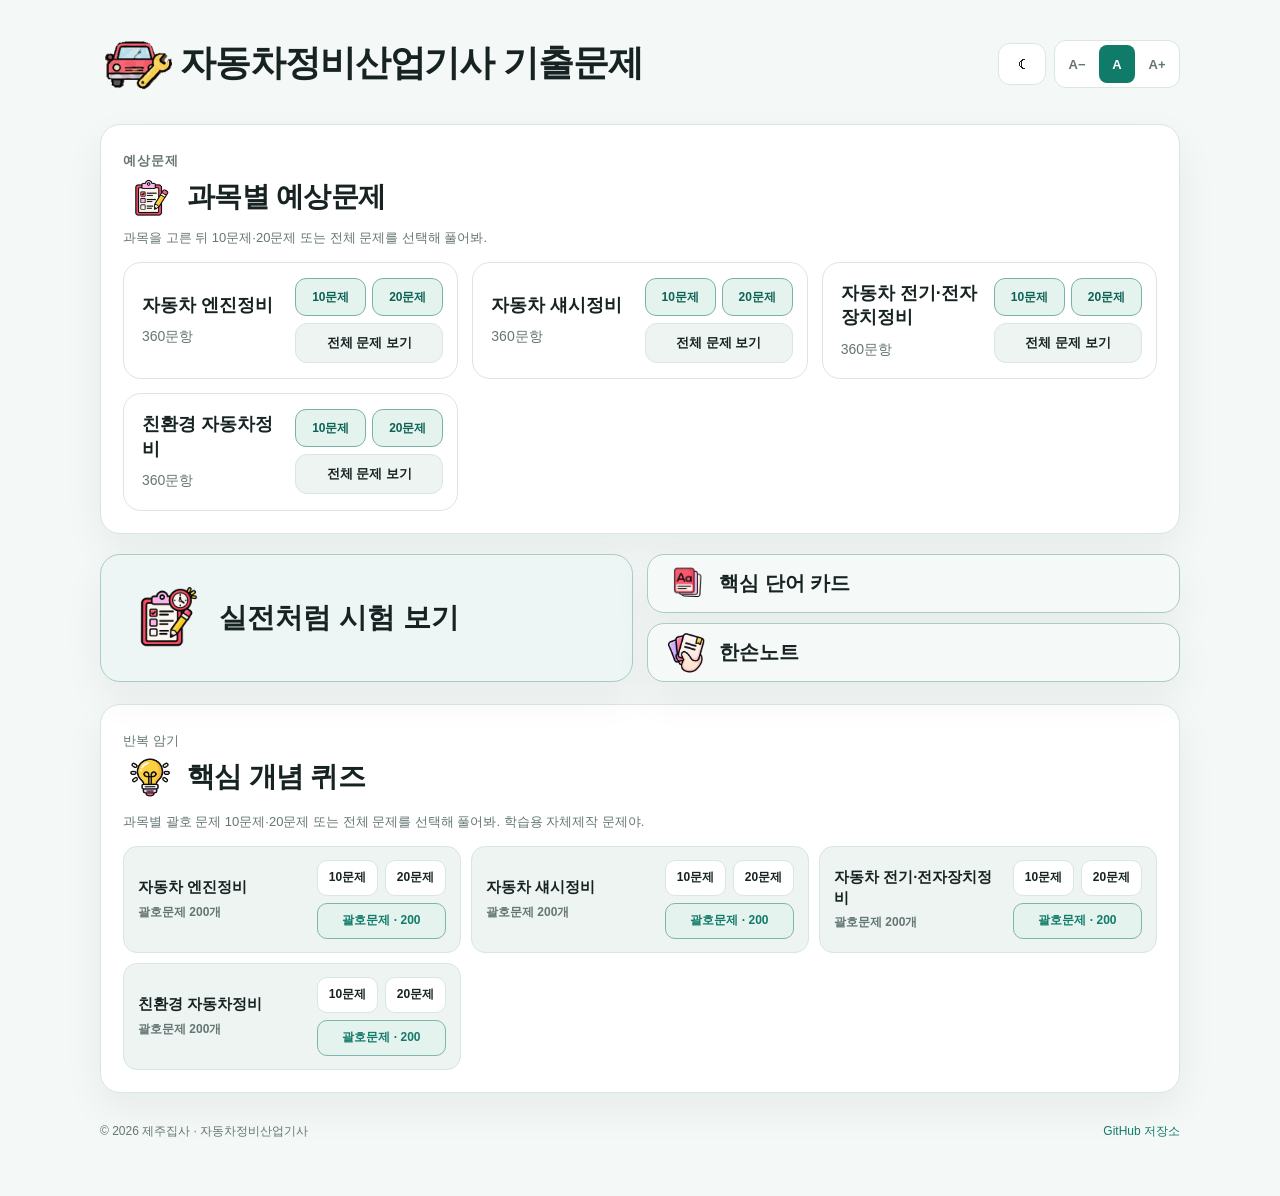
<file: index.html>
<!doctype html>
<html lang="ko">
<head>
  <meta charset="utf-8">
  <meta name="viewport" content="width=device-width,initial-scale=1">
  <meta name="theme-color" content="#f4f8f7">
  <meta name="description" content="자동차정비산업기사 필기 연습. 과목별 객관식 문제풀이, 오답 복습, 실전 시험과 핵심 개념 퀴즈.">
  <title>자동차정비산업기사 기출·예상문제</title>
  <link rel="icon" type="image/png" href="assets/automotive-icon.png">
  <link rel="stylesheet" href="styles.css?v=1.2.5">
  <link rel="stylesheet" href="assets/home-nav.css?v=1">
</head>
<body>
  <main class="app-shell" id="app">
    <header class="topbar">
      <div class="topbar-title-wrap">
        <h1 id="headerTitle"><span id="headerTitleText"><span class="header-title-main">자동차정비산업기사</span> <span class="header-title-sub">기출문제</span></span></h1>
      </div>
      <div class="topbar-actions">
        <button id="themeToggleBtn" class="theme-toggle-btn" type="button" title="다크모드 전환" aria-label="다크모드 전환">☾</button>
        <div class="reading-size-control" role="group" aria-label="글자 크기">
          <button class="reading-size-btn" data-reading-size="small" type="button" aria-label="작게">A−</button>
          <button class="reading-size-btn" data-reading-size="normal" type="button" aria-label="보통">A</button>
          <button class="reading-size-btn" data-reading-size="large" type="button" aria-label="크게">A+</button>
        </div>
        <button id="homeBtn" class="secondary-btn hidden unified-home" type="button" title="홈으로" aria-label="홈으로"><svg class="home-icon" viewBox="0 0 24 24" aria-hidden="true" focusable="false"><path d="M3 11.2 12 4l9 7.2"/><path d="M5.5 10.5V20h13v-9.5"/><path d="M9.5 20v-6h5v6"/></svg></button>
      </div>
    </header>

    <section id="homeView" class="view">
      <section class="past-exam-home-section" aria-labelledby="homeSubjectTitle">
        <div class="past-exam-home-head">
          <div>
            <p class="past-exam-eyebrow">예상문제</p>
            <h2 id="homeSubjectTitle"><img class="section-heading-icon" src="assets/gichul-icon.png" alt="" aria-hidden="true" width="42" height="42">과목별 예상문제</h2>
            <p>과목을 고른 뒤 10문제·20문제 또는 전체 문제를 선택해 풀어봐.</p>
          </div>
        </div>
        <p id="bankLoadStatus" class="track-summary" role="status">과목별 JSON 문제은행을 불러오는 중이야.</p>
        <div class="home-actions hidden" id="resumeExamPanel"><button id="resumeExamBtn" class="primary-btn" type="button">저장된 시험 이어 풀기</button><button id="discardExamBtn" class="secondary-btn" type="button">저장된 시험 삭제</button><p id="resumeExamInfo" class="helper" role="status"></p></div>
        <div class="subject-grid" id="subjectGrid" aria-live="polite"></div>
      </section>

      <div class="home-feature-grid" aria-label="학습 메뉴">
        <button id="examEntryBtn" class="feature-card exam-entry-card exam-entry-card-button home-feature-card home-exam-card" type="button">
          <img class="feature-icon exam-entry-icon" src="assets/exam-icon.png" alt="" aria-hidden="true" width="72" height="72"><span>실전처럼 시험 보기</span>
        </button>
        <div class="home-feature-stack">
          <a id="coreCardEntryBtn" class="feature-card exam-entry-card exam-entry-card-button home-feature-card core-card-entry-button" href="core-cards/index.html">
            <img class="feature-icon exam-entry-icon" src="assets/core-card-icon.png" alt="" aria-hidden="true" width="42" height="42"><span>핵심 단어 카드</span>
          </a>
          <a id="handNoteEntryBtn" class="feature-card exam-entry-card exam-entry-card-button home-feature-card hand-note-entry-button" href="hand-note/index.html">
            <img class="feature-icon exam-entry-icon" src="assets/hand-note-icon.png" alt="" aria-hidden="true" width="42" height="42"><span>한손노트</span>
          </a>
        </div>
      </div>

      <section id="conceptHomeSection" class="word-quiz-home-section" aria-labelledby="conceptHomeTitle">
        <div class="word-quiz-home-head"><div>
          <p class="word-quiz-eyebrow">반복 암기</p>
          <h2 id="conceptHomeTitle"><img class="section-heading-icon" src="assets/concept-quiz-icon.png" alt="" aria-hidden="true" width="42" height="42">핵심 개념 퀴즈</h2>
          <p>과목별 괄호 문제 10문제·20문제 또는 전체 문제를 선택해 풀어봐. 학습용 자체제작 문제야.</p>
        </div></div>
        <div class="concept-grid word-quiz-subject-grid" id="conceptGrid" aria-live="polite"></div>
      </section>

      <div class="site-footer"><span>© 2026 제주집사 · 자동차정비산업기사</span><a href="https://github.com/jejuzipsa/automotive-quiz" target="_blank" rel="noopener noreferrer">GitHub 저장소</a></div>
    </section>

    <section id="browseView" class="view hidden">
      <div class="bank-browser-head">
        <div><p class="eyebrow">전체 문제 보기</p><h2 id="browseTitle">문제은행</h2><p id="browseMeta" class="bank-browser-summary"></p></div>
        <button class="primary-btn" id="browseStartBtn" type="button">문제 풀기</button>
      </div>
      <div id="browseTrackControls" class="browse-track-controls">
        <div class="mode-switch" role="group" aria-label="이 과목의 문제 종류">
          <button id="trackPast" type="button" aria-pressed="true" class="active">기출 기반</button>
          <button id="trackExpected" type="button" aria-pressed="false">자체제작 예상문제</button>
        </div>
        <div class="browse-quick-actions"><button id="browse10Btn" type="button" class="subject-quiz-count-btn">10문제</button><button id="browse20Btn" type="button" class="subject-quiz-count-btn">20문제</button></div>
      </div>
      <div class="list-questions" id="browseList"></div>
      <nav class="pagination" id="browsePagination" aria-label="문제 페이지"></nav>
    </section>

    <section id="quizView" class="view hidden">
      <div class="quiz-meta">
        <p class="eyebrow" id="quizSubject"></p>
        <div class="progress-line"><span id="quizProgress"></span><span id="quizSource"></span></div>
        <div class="progress-track"><div class="progress-fill" id="progressFill"></div></div>
      </div>
      <article class="question-card" id="questionCard">
        <div class="question-number" id="questionNumber">문제 1</div>
        <p id="quizAuditInfo" class="qa8-audit-info hidden" role="status"></p>
        <div class="quiz-heading"><h2 id="questionText"></h2></div>
        <div class="choices" id="answerChoices" role="group" aria-label="선택지"></div>
        <div id="feedback" class="feedback hidden" aria-live="polite"></div>
        <div class="quiz-actions">
          <button id="previousBtn" class="secondary-btn hidden" type="button">이전 문제</button>
          <button id="nextBtn" class="primary-btn hidden" type="button">다음 문제</button>
          <button id="reviewBackBtn" class="secondary-btn hidden" type="button">결과로 돌아가기</button>
        </div>
      </article>
    </section>

    <section id="resultView" class="view hidden">
      <div class="result-head">
        <div><p class="eyebrow" id="resultSubject">풀이 완료</p><h2>풀이 결과</h2><p id="resultScore" class="score-line"></p></div>
        <div class="legend"><span><i class="dot blue"></i>정답</span><span><i class="dot red"></i>오답</span></div>
      </div>
      <div id="resultStats" class="results-stat"></div>
      <div class="result-grid" id="resultGrid" aria-label="문항별 결과"></div>
      <p class="helper" id="resultHint"></p>
      <div class="result-actions">
        <button id="retryWrongBtn" class="primary-btn" type="button">틀린 문제 다시 풀기</button>
        <button id="wrongEntryBtn" class="secondary-btn" type="button">누적 오답 노트</button>
        <button id="retryAllBtn" class="secondary-btn" type="button">다시 시작</button>
        <button id="resultHomeBtn" class="ghost-btn unified-home" type="button" aria-label="홈으로" title="홈으로"><svg class="home-icon" viewBox="0 0 24 24" aria-hidden="true" focusable="false"><path d="M3 11.2 12 4l9 7.2"/><path d="M5.5 10.5V20h13v-9.5"/><path d="M9.5 20v-6h5v6"/></svg></button>
      </div>
    </section>

    <section id="examView" class="view hidden">
      <div class="section-panel" style="margin-top:0">
        <p class="eyebrow">실전 모의고사</p><h2><img class="section-heading-icon" src="assets/exam-icon.png" alt="" aria-hidden="true" width="42" height="42">시험 방식 선택</h2>
        <p>4과목 각 20문항, 총 80문항을 제한 시간 120분으로 풀어 봐. 시험 중에는 정답과 해설을 숨기고 종료 후 과목별 점수·과락·평균을 확인해. 기출 기반 로테이션은 두 버전을 함께 출제해.</p>
        <p id="examStatus" class="helper" role="status">문제은행을 불러오는 중이야.</p>
        <div class="exam-banner" style="margin-top:20px"><div><strong>자체제작 예상문제 모의고사</strong><br><span>80문항 · 120분 · 4과목 각 20문항 · 편집 검토 중인 학습용 문제</span></div><button id="expectedExamBtn" class="primary-btn" type="button" disabled>80문제 시작</button></div>
        <div class="exam-banner" style="margin-top:10px"><div><strong>기출 기반 로테이션 모의고사</strong><br><span>80문항 · 120분 · 1,440문항 중 과목별 20문항 자동 출제</span></div><button id="approvedExamBtn" class="secondary-btn" type="button" disabled>80문제 시작</button></div>
        <section class="past-round-section" aria-labelledby="pastRoundTitle">
          <p class="eyebrow">연도별 기출</p>
          <h3 id="pastRoundTitle">2018~2020년 기출문제</h3>
          <p class="helper">8회차 · 640문항 · 회차별 80문항 / 120분. 파일 선택 없이 바로 시험을 시작할 수 있어.</p>
          <div class="past-round-grid">
            <div class="past-round-year"><h4>2020년</h4><a class="past-round-link" href="past-exam/index.html?round=2020-08-22"><span>2020.08.22</span><span class="past-round-action">시험 시작</span></a><a class="past-round-link" href="past-exam/index.html?round=2020-06-06"><span>2020.06.06</span><span class="past-round-action">시험 시작</span></a></div>
            <div class="past-round-year"><h4>2019년</h4><a class="past-round-link" href="past-exam/index.html?round=2019-08-04"><span>2019.08.04</span><span class="past-round-action">시험 시작</span></a><a class="past-round-link" href="past-exam/index.html?round=2019-04-27"><span>2019.04.27</span><span class="past-round-action">시험 시작</span></a><a class="past-round-link" href="past-exam/index.html?round=2019-03-03"><span>2019.03.03</span><span class="past-round-action">시험 시작</span></a></div>
            <div class="past-round-year"><h4>2018년</h4><a class="past-round-link" href="past-exam/index.html?round=2018-08-19"><span>2018.08.19</span><span class="past-round-action">시험 시작</span></a><a class="past-round-link" href="past-exam/index.html?round=2018-04-28"><span>2018.04.28</span><span class="past-round-action">시험 시작</span></a><a class="past-round-link" href="past-exam/index.html?round=2018-03-04"><span>2018.03.04</span><span class="past-round-action">시험 시작</span></a></div>
          </div>
          <a class="secondary-btn" href="past-exam/index.html">회차 선택 · 이어 풀기 · 최근 결과 · 수정 학습문항</a>
          <p class="helper past-round-note">당시 과목: 일반기계공학 · 자동차엔진 · 자동차섀시 · 자동차전기. 검수 보류 72문항은 주의 표시 및 별도 참고 점수로 처리해. 공식 확정 정답표 확인은 완료되지 않았어.</p>
        </section>
        <div class="exam-banner" style="margin-top:10px"><div><strong>샘플 실전 시험</strong><br><span>8문항 · 10분 · 마지막에 정답 공개</span></div><button id="sampleExamBtn" class="secondary-btn" type="button">샘플 시작</button></div>
      </div>
    </section>

    <section id="wrongView" class="view hidden">
      <div class="section-panel" style="margin-top:0">
        <p class="eyebrow">오답 노트</p><h2><img class="section-heading-icon" src="assets/hand-note-icon.png" alt="" aria-hidden="true" width="42" height="42">틀린 문제 다시 풀기</h2>
        <p>이 브라우저에서 누적한 오답을 과목별로 복습해. 다시 맞히면 복습 완료로 이동하지만 이력은 남아.</p>
        <p id="wrongSummary" class="helper" role="status"></p><p><a id="legacyWrongLink" class="secondary-btn" href="past-exam/index.html?view=wrong">회차별 기출 오답노트</a></p>
        <div id="wrongFilters" class="home-actions" aria-label="과목별 오답 필터"></div>
        <div id="wrongScopes" class="home-actions" aria-label="복습 상태 필터"></div>
        <div class="list-questions" id="wrongList"></div>
      </div>
    </section>
  </main>
  <script src="quiz-utils.js?v=1.0.0" defer></script>
  <script src="app.js?v=1.8.9" defer></script>
</body>
</html>
</file>
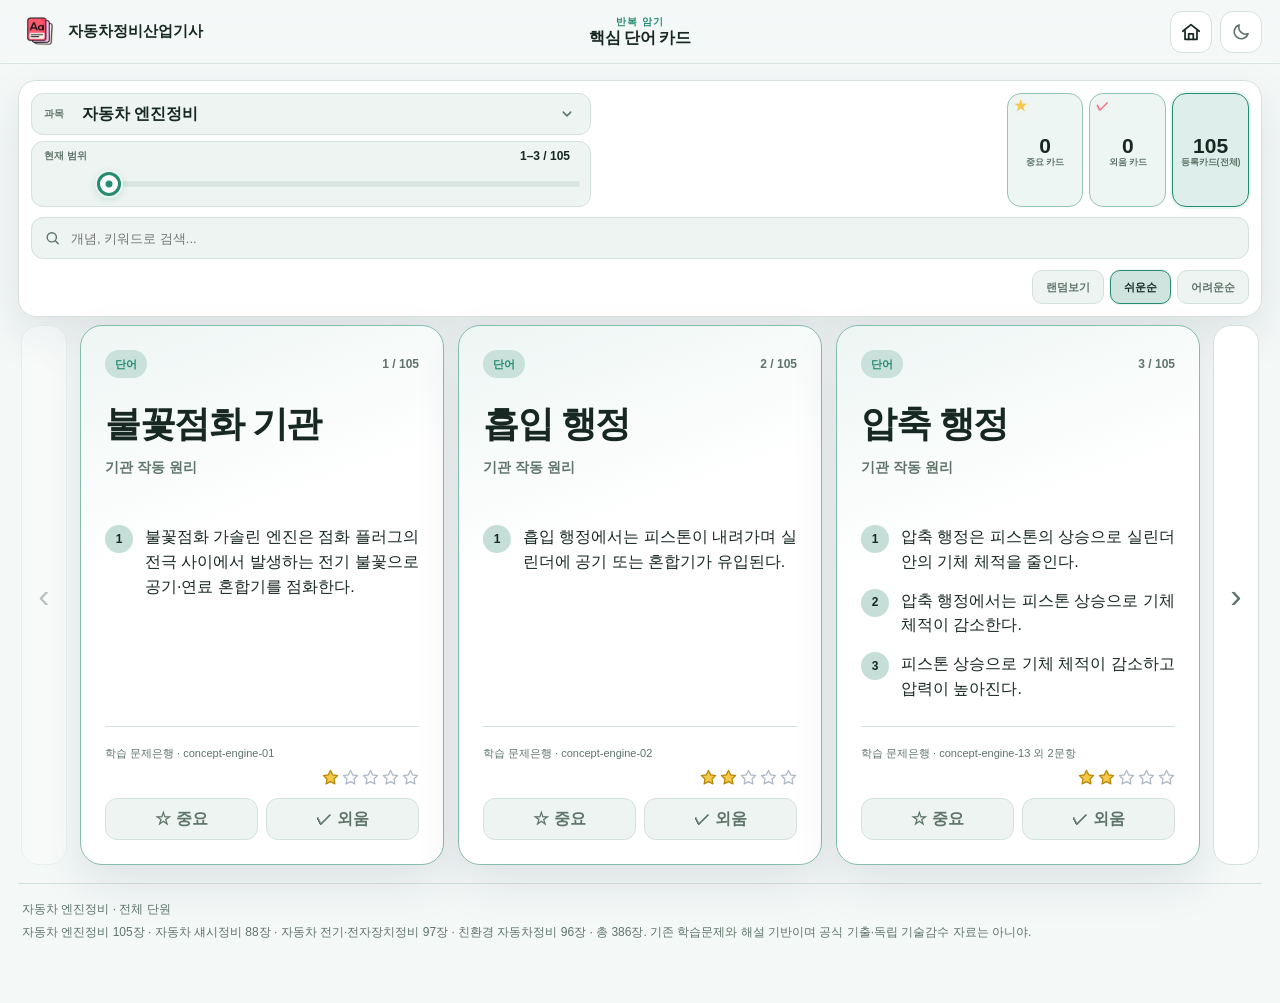
<file: core-cards/index.html>
<!doctype html>
<html lang="ko">
<head>
  <meta charset="utf-8" />
  <meta name="viewport" content="width=device-width, initial-scale=1" />
  <meta name="theme-color" content="#f4f8f7" />
  <script>
  (() => {
    const key='automotiveQuizThemeV1';
    try {
      const saved=JSON.parse(localStorage.getItem(key)||'null');
      const theme=(saved==='dark'||saved==='light')?saved:(matchMedia('(prefers-color-scheme: dark)').matches?'dark':'light');
      document.documentElement.dataset.theme=theme;
      document.documentElement.style.colorScheme=theme;
      document.querySelector('meta[name="theme-color"]')?.setAttribute('content',theme==='dark'?'#101b19':'#f4f8f7');
    } catch (_) { document.documentElement.dataset.theme='light'; }
  })();
  </script>
  <link rel="icon" type="image/png" href="../assets/automotive-icon.png" />
  <title>핵심 단어 카드 | 자동차정비산업기사</title>
  <link rel="stylesheet" href="cards.css?v=1" />
  <link rel="stylesheet" href="../assets/home-nav.css?v=1">
</head>
<body>
  <header class="card-appbar">
    <a class="brand-link" href="../index.html" aria-label="기출문제 홈으로">
      <img src="../assets/core-card-icon.png?v=2.30" alt="" aria-hidden="true" />
      <span><strong>자동차정비산업기사</strong></span>
    </a>
    <div class="appbar-page-title" aria-label="반복 암기 핵심 단어 카드">
      <span>반복 암기</span>
      <strong>핵심 단어 카드</strong>
    </div>
    <div class="appbar-actions">
      <a class="home-btn unified-home" href="../index.html" aria-label="홈으로" title="홈으로">
        <svg class="home-icon" viewBox="0 0 24 24" aria-hidden="true" focusable="false"><path d="M3 11.2 12 4l9 7.2"/><path d="M5.5 10.5V20h13v-9.5"/><path d="M9.5 20v-6h5v6"/></svg>
      </a>
      <button id="themeToggleBtn" class="theme-toggle-btn" type="button" aria-label="다크모드 켜기" title="다크모드 켜기" aria-pressed="false">
        <svg class="theme-icon theme-icon-moon" viewBox="0 0 24 24" aria-hidden="true"><path d="M20.5 14.2A8.5 8.5 0 0 1 9.8 3.5 8.5 8.5 0 1 0 20.5 14.2Z"/></svg>
        <svg class="theme-icon theme-icon-sun" viewBox="0 0 24 24" aria-hidden="true"><circle cx="12" cy="12" r="4"/><path d="M12 2v2M12 20v2M4.93 4.93l1.42 1.42M17.65 17.65l1.42 1.42M2 12h2M20 12h2M4.93 19.07l1.42-1.42M17.65 6.35l1.42-1.42"/></svg>
      </button>
    </div>
  </header>
  <main class="card-shell">
    <section class="card-controls" aria-label="핵심 단어 카드 필터">
      <div class="overview-row">
        <div class="scope-stack">
          <div class="scope-box subject-field">
            <span id="subjectLabel">과목</span>
            <div id="subjectPicker" class="subject-picker">
              <button
                id="subjectButton"
                class="subject-button"
                type="button"
                aria-haspopup="listbox"
                aria-expanded="false"
                aria-controls="subjectMenu"
                aria-labelledby="subjectLabel subjectButtonText"
              >
                <span id="subjectButtonText">자동차 엔진정비</span>
                <svg class="subject-chevron" viewBox="0 0 24 24" aria-hidden="true">
                  <path d="m7 9.5 5 5 5-5"></path>
                </svg>
              </button>
              <div id="subjectMenu" class="subject-menu" role="listbox" aria-labelledby="subjectLabel" hidden></div>
            </div>
          </div>
          <div class="scope-box progress-box">
            <span>현재 범위</span>
            <strong id="rangeText" aria-live="polite">1 / 105</strong>
            <div class="progress-seek">
              <div class="progress-track" aria-hidden="true"><span id="progressFill"></span></div>
              <input id="progressSlider" class="progress-slider" type="range"
                min="1" max="105" step="1" value="1"
                aria-label="현재 범위 빠른 이동" aria-describedby="progressHint"
                aria-valuetext="1 / 105" />
              <output id="progressPreview" class="progress-preview" for="progressSlider" hidden></output>
              <span id="progressHint" class="sr-only">드래그하거나 트랙을 눌러 이동. 화살표 키로 페이지 이동, Home과 End로 처음과 끝 이동.</span>
            </div>
          </div>
        </div>

        <div class="hero-stats" aria-label="카드 상태 요약">
          <button id="importantStatBtn" class="hero-badge hero-stat-btn important-stat" type="button" aria-pressed="false">
            <span class="hero-stat-icon" aria-hidden="true">★</span>
            <strong id="importantCount">0</strong><span>중요 카드</span>
          </button>
          <button id="memorizedStatBtn" class="hero-badge hero-stat-btn memorized-stat" type="button" aria-pressed="false">
            <span class="hero-stat-icon" aria-hidden="true">✓</span>
            <strong id="memorizedCount">0</strong><span>외움 카드</span>
          </button>
          <button id="registeredStatBtn" class="hero-badge hero-stat-btn registered-stat" type="button" aria-pressed="true">
            <strong id="heroCount">105</strong><span>등록카드(전체)</span>
          </button>
        </div>
      </div>

      <div id="searchField" class="search-field">
        <label class="search-input-wrap" for="cardSearch">
          <svg class="search-icon" viewBox="0 0 24 24" aria-hidden="true">
            <circle cx="11" cy="11" r="6.5"></circle>
            <path d="m16 16 4 4"></path>
          </svg>
          <span class="sr-only">카드 검색</span>
          <input
            id="cardSearch"
            type="search"
            placeholder="개념, 키워드로 검색..."
            autocomplete="off"
            role="combobox"
            aria-autocomplete="list"
            aria-expanded="false"
            aria-controls="searchPanel"
          />
        </label>
        <div id="searchPanel" class="search-panel" hidden>
          <section id="searchCategorySection" class="search-panel-section" aria-labelledby="searchCategoryTitle">
            <div class="search-panel-heading">
              <strong id="searchCategoryTitle">카테고리</strong>
              <span>눌러서 바로 보기</span>
            </div>
            <div id="searchCategoryList" class="search-category-list"></div>
          </section>
          <section id="searchSuggestSection" class="search-panel-section" aria-labelledby="searchSuggestTitle">
            <div class="search-panel-heading">
              <strong id="searchSuggestTitle">추천 키워드</strong>
              <span>입력하면 자동완성</span>
            </div>
            <div id="searchSuggestions" class="search-suggestions" role="listbox"></div>
          </section>
        </div>
      </div>

      <div class="order-controls" role="group" aria-label="카드 보기 순서">
        <button id="randomOrderBtn" class="order-btn" type="button" aria-pressed="false">랜덤보기</button>
        <button id="easyOrderBtn" class="order-btn active" type="button" aria-pressed="true">쉬운순</button>
        <button id="hardOrderBtn" class="order-btn" type="button" aria-pressed="false">어려운순</button>
      </div>
    </section>
    <section class="card-stage" aria-label="핵심 단어 카드">
      <button id="prevBtn" class="stage-nav prev" type="button" aria-label="이전 카드"><span class="stage-nav-icon" aria-hidden="true">‹</span></button>
      <div id="cardGrid" class="core-card-grid"></div>
      <button id="nextBtn" class="stage-nav next" type="button" aria-label="다음 카드"><span class="stage-nav-icon" aria-hidden="true">›</span></button>
    </section>
    <div id="mobileDots" class="mobile-dots" aria-hidden="true"></div>
    <footer class="card-footer">
      <p id="statusText">자동차 엔진정비 · 전체 단원</p>
      <p>자동차 엔진정비 105장 · 자동차 섀시정비 88장 · 자동차 전기·전자장치정비 97장 · 친환경 자동차정비 96장 · 총 386장. 기존 학습문제와 해설 기반이며 공식 기출·독립 기술감수 자료는 아니야.</p>
    </footer>
  </main>
  <script src="data.js?v=1"></script>
  <script src="cards.js?v=1"></script>
</body>
</html>
</file>
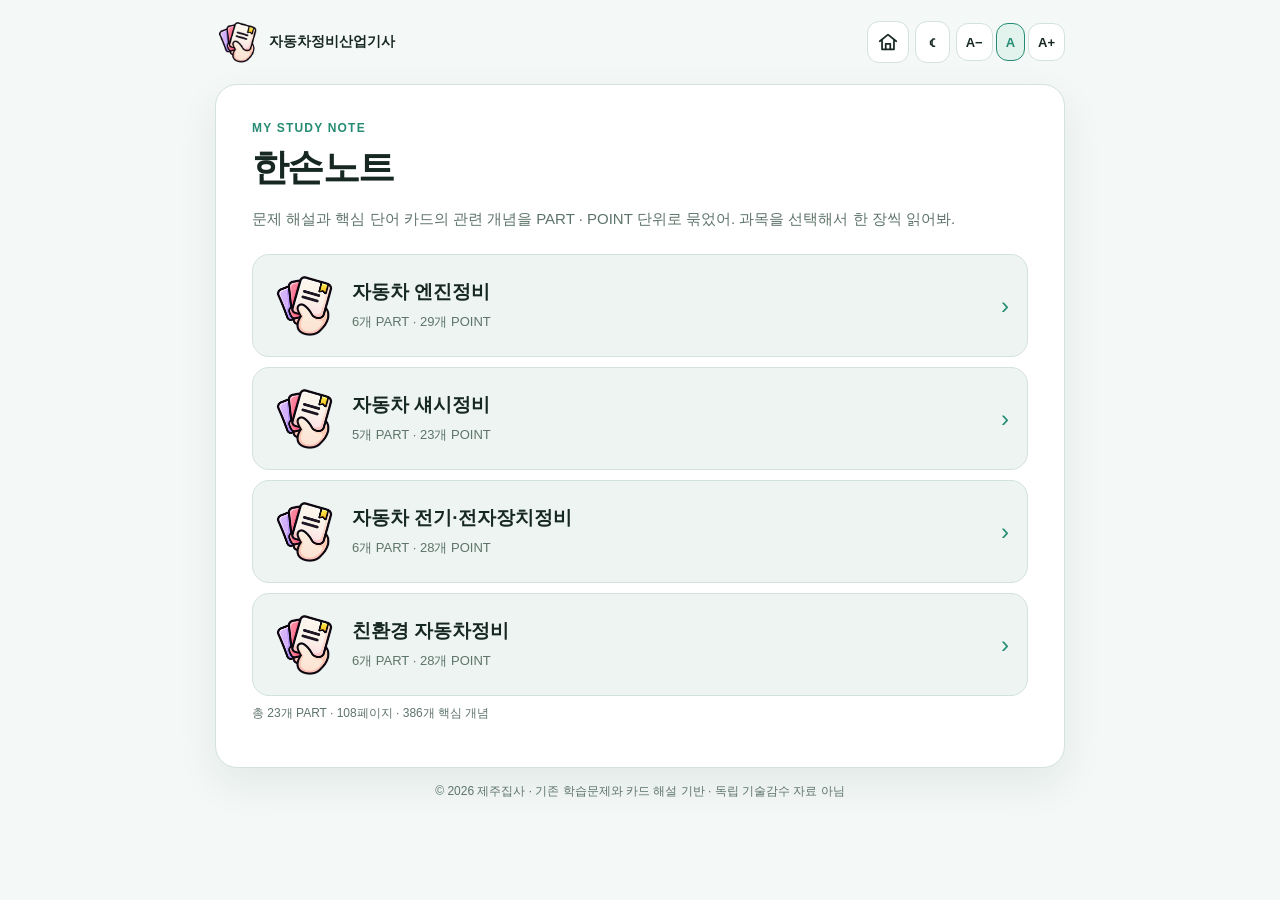
<file: hand-note/index.html>
<!doctype html>
<html lang="ko">
<head>
<meta charset="utf-8"><meta name="viewport" content="width=device-width,initial-scale=1,viewport-fit=cover">
<meta name="theme-color" content="#f4f8f7">
<link rel="icon" type="image/png" href="../assets/automotive-icon.png">
<title>한손노트 | 자동차정비산업기사</title>
<script>try{const t=JSON.parse(localStorage.getItem("automotiveQuizThemeV1")||"null");document.documentElement.dataset.theme=t==="dark"||t==="light"?t:(matchMedia("(prefers-color-scheme: dark)").matches?"dark":"light")}catch{document.documentElement.dataset.theme="light"}</script>
<link rel="stylesheet" href="note.css?v=3">
<link rel="stylesheet" href="../assets/home-nav.css?v=1">
</head>
<body>
<main class="shell">
<header class="top">
  <div class="brand"><img src="../assets/hand-note-icon.png" alt="" aria-hidden="true"><span>자동차정비산업기사</span></div>
  <div class="top-actions">
    <a class="back unified-home" href="../index.html" aria-label="홈으로" title="홈으로"><svg class="home-icon" viewBox="0 0 24 24" aria-hidden="true" focusable="false"><path d="M3 11.2 12 4l9 7.2"/><path d="M5.5 10.5V20h13v-9.5"/><path d="M9.5 20v-6h5v6"/></svg></a>
    <button class="control" id="noteTheme" type="button" aria-label="테마 전환">☾</button>
    <div class="size-group" role="group" aria-label="글자 크기">
      <button class="control" type="button" data-size="small" aria-pressed="false">A−</button><button class="control" type="button" data-size="normal" aria-pressed="true">A</button><button class="control" type="button" data-size="large" aria-pressed="false">A+</button>
    </div>
  </div>
</header>
<section id="noteHome" class="page" aria-labelledby="noteTitle">
  <p class="eyebrow">MY STUDY NOTE</p><h1 id="noteTitle">한손노트</h1>
  <p class="lead">문제 해설과 핵심 단어 카드의 관련 개념을 PART · POINT 단위로 묶었어. 과목을 선택해서 한 장씩 읽어봐.</p>
  <div id="noteSubjects" class="subject-list"></div>
  <p id="noteTotal" class="note-hint" role="status">학습 자료를 불러오는 중이야.</p>
</section>
<section id="noteReader" hidden aria-labelledby="readerTitle">
  <div class="page">
    <div class="reader-head"><div><p class="eyebrow">MY STUDY NOTE</p><h1 id="readerTitle">한손노트</h1></div><button id="noteBack" class="control" type="button">과목 선택</button></div>
    <div class="selectors">
      <label>PART · 단원<select id="notePart"></select></label>
      <label>POINT · 학습 페이지<select id="notePoint"></select></label>
    </div>
    <div class="progress-row">
      <span id="noteProgress" aria-live="polite"></span>
      <div class="note-seek" id="noteSeekWrap">
        <input id="noteSeek" type="range" min="1" max="1" step="1" value="1" aria-label="학습 페이지 이동">
        <div id="noteSeekPreview" class="note-seek-preview" aria-hidden="true" hidden>
          <span id="noteSeekPreviewPart"></span><strong id="noteSeekPreviewTitle"></strong>
        </div>
      </div>
    </div>
    <article id="notePage" aria-labelledby="pointTitle">
      <div id="partLabel" class="part-label"></div><h2 id="pointTitle" class="note-heading" tabindex="-1"></h2>
      <div id="notePoints"></div>
      <details class="source-details" id="noteSources"><summary>참고한 문제 ID</summary><p id="noteSourceIds"></p></details>
    </article>
    <p class="note-hint">진행 막대를 클릭하거나 드래그해서 원하는 페이지로 이동해. 제목을 미리 볼 수 있고, 좌우로 밀거나 이전·다음 버튼도 사용할 수 있어.</p>
  </div>
  <nav class="reader-nav" aria-label="학습 페이지 이동"><button class="control" id="notePrev" type="button">‹ 이전</button><span class="range" id="noteRange"></span><button class="control next" id="noteNext" type="button">다음 ›</button></nav>
</section>
<p class="foot">© 2026 제주집사 · 기존 학습문제와 카드 해설 기반 · 독립 기술감수 자료 아님</p>
</main>
<script src="../core-cards/data.js?v=1"></script><script src="model.js?v=1"></script><script src="diagrams.js?v=1"></script><script src="note.js?v=3"></script>
</body></html>
</file>
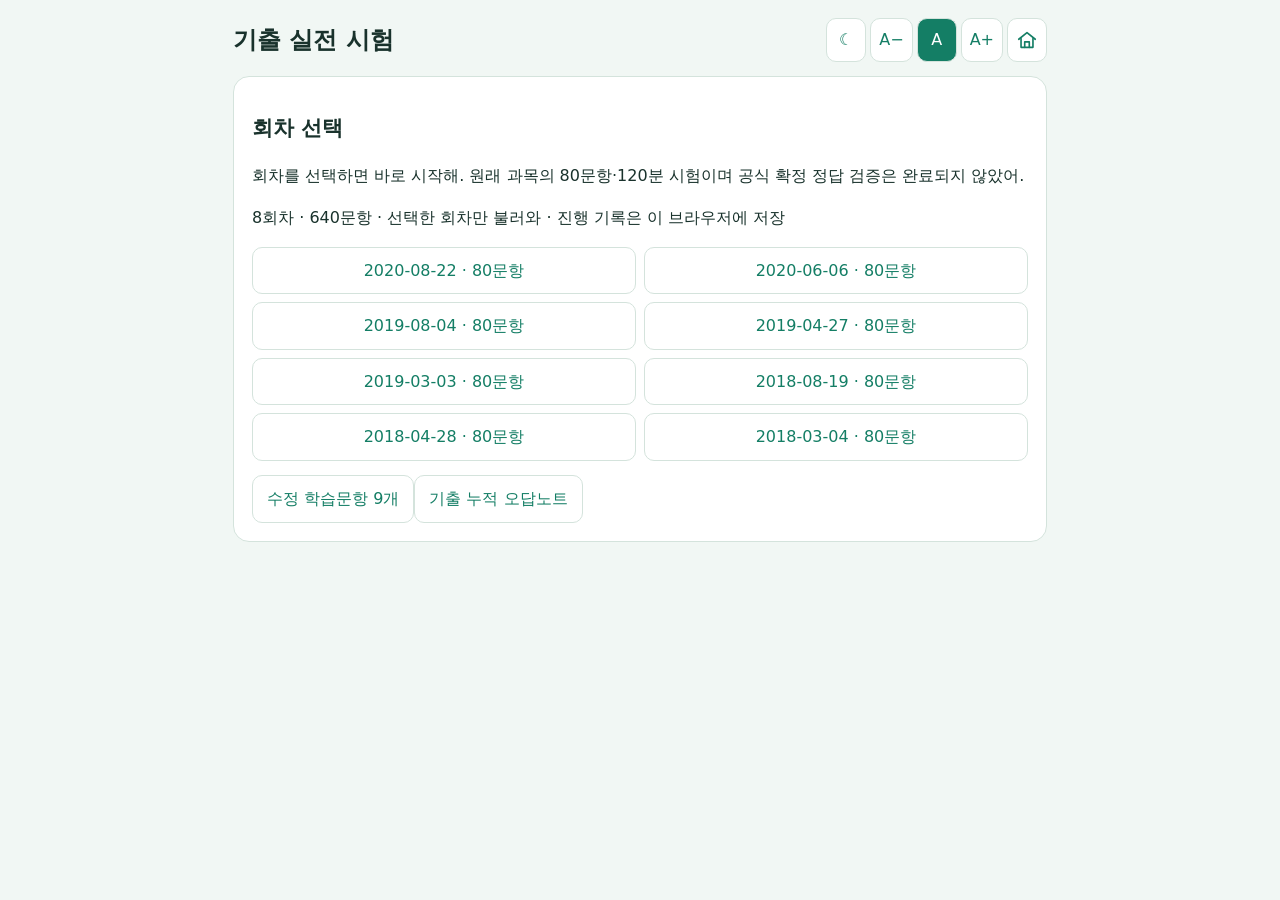
<file: past-exam/index.html>
<!doctype html><html lang="ko"><head><meta charset="utf-8"><meta name="viewport" content="width=device-width,initial-scale=1"><meta http-equiv="Content-Security-Policy" content="default-src 'none'; script-src 'self'; style-src 'self'; img-src data:; connect-src 'self'; object-src 'none'; base-uri 'none'; form-action 'none'"><title>회차별 기출 실전 시험</title><link rel="stylesheet" href="exam.css?v=3"></head><body><main><header class="topbar"><h1>기출 실전 시험</h1><div class="top-actions"><button id="legacyTheme" type="button" aria-label="다크모드 전환">☾</button><div class="reading-controls" role="group" aria-label="글자 크기"><button type="button" data-size="small" aria-label="작게">A−</button><button type="button" data-size="normal" aria-label="보통">A</button><button type="button" data-size="large" aria-label="크게">A+</button></div><a class="home-link" href="../" aria-label="홈으로" title="홈으로"><svg viewBox="0 0 24 24" aria-hidden="true" focusable="false"><path d="M3 11.2 12 4l9 7.2"/><path d="M5.5 10.5V20h13v-9.5"/><path d="M9.5 20v-6h5v6"/></svg></a></div></header><section id="setup"><h2>회차 선택</h2><p>회차를 선택하면 바로 시작해. 원래 과목의 80문항·120분 시험이며 공식 확정 정답 검증은 완료되지 않았어.</p><button id="retry" hidden>다시 불러오기</button><p id="status" role="status">기출문제 불러오는 중…</p><div id="rounds"></div><button id="variants" hidden>수정 학습문항 9개</button><button id="resume" hidden>이전 시험 이어 풀기</button><button id="lastResult" hidden>최근 시험 결과 보기</button><button id="historyEntry" type="button">기출 누적 오답노트</button><section id="historyPanel" hidden><h2>회차별 기출 오답노트</h2><p>당시 과목 기준 · 검수 보류 및 수정 학습문항 제외 · 참고 정답 기준 · 이 브라우저에 저장</p><p id="legacySummary" role="status"></p><div class="history-filters"><label>복습 상태 <select id="legacyScope"><option value="pending">복습 필요</option><option value="resolved">복습 완료</option><option value="all">전체 오답 이력</option></select></label><label>과목 <select id="legacySubject"><option value="all">전체 과목</option><option value="legacy_mechanics">일반기계공학</option><option value="legacy_engine">자동차엔진</option><option value="legacy_chassis">자동차섀시</option><option value="legacy_electrical">자동차전기</option></select></label><label>회차 <select id="legacyDate"><option value="all">전체 회차</option><option value="2020-08-22">2020-08-22</option><option value="2020-06-06">2020-06-06</option><option value="2019-08-04">2019-08-04</option><option value="2019-04-27">2019-04-27</option><option value="2019-03-03">2019-03-03</option><option value="2018-08-19">2018-08-19</option><option value="2018-04-28">2018-04-28</option><option value="2018-03-04">2018-03-04</option></select></label></div><p><a href="../index.html?view=wrong">일반 문제 오답노트</a></p><div id="legacyList"></div></section></section><section id="exam" hidden><div class="exam-top"><div class="bar"><span id="position"></span><strong id="timer" aria-label="남은 시간"></strong><button id="submit">시험 종료</button></div><div class="exam-progress"><span id="answeredCount"></span><progress id="examProgress" value="0" max="80" aria-label="응답 진행률"></progress><button id="jumpNumbers" type="button" aria-expanded="false" aria-controls="numbers">문항 이동</button></div></div><div id="warning" class="warning" hidden></div><h2 id="stem"></h2><div id="choices"></div><div class="bar"><button id="prev">이전</button><button id="next">다음</button></div><div id="numbers" aria-label="문항 이동"></div><p class="number-legend">표시된 번호: 응답 완료 · 테두리: 현재 문항</p></section><section id="results" hidden><h2>시험 결과</h2><div id="summary"></div><button id="wrong">오답·미응답·보류만 보기</button><button id="all">전체 보기</button><button id="back">회차 선택</button><button id="resultHistory">기출 누적 오답노트</button><div id="review"></div></section><section id="practice" hidden><h2 id="practiceTitle"></h2><h2 id="practiceStem"></h2><div id="practiceChoices"></div><div id="practiceFeedback" role="status" hidden></div><button id="practiceBack" type="button">오답 목록으로 돌아가기</button></section></main><script src="exam.js?v=review05-auto5"></script></body></html>
</file>
<file: styles.css>
:root {
  --bg: #f5f7fb;
  --surface: #ffffff;
  --surface-2: #f0f3f8;
  --text: #161b22;
  --muted: #697386;
  --line: #dfe4ec;
  --primary: #1f63e9;
  --primary-2: #174bb0;
  --blue-soft: #e9f1ff;
  --good: #1e9b5a;
  --good-soft: #e9f8f0;
  --bad: #d94141;
  --bad-soft: #fff0f0;
  --shadow: 0 16px 40px rgba(27, 39, 65, .08);
  font-family: -apple-system, BlinkMacSystemFont, "Segoe UI", "Noto Sans KR", sans-serif;
}
* { box-sizing: border-box; }
body { margin: 0; background: var(--bg); color: var(--text); }
button, input { font: inherit; }
button { cursor: pointer; }
button:disabled { cursor: not-allowed; opacity: .52; }
.app-shell { width: min(1080px, calc(100% - 32px)); margin: 0 auto; padding: 28px 0 56px; }
.topbar { display: flex; align-items: center; justify-content: space-between; gap: 16px; margin-bottom: 24px; }
h1, h2, p { margin-top: 0; }
h1 { margin-bottom: 0; font-size: clamp(24px, 3vw, 34px); letter-spacing: -.03em; }
h2 { font-size: clamp(22px, 2.5vw, 32px); line-height: 1.35; letter-spacing: -.025em; }
.eyebrow { margin-bottom: 7px; font-size: 12px; font-weight: 800; letter-spacing: .12em; color: var(--primary); }
.muted, .helper { color: var(--muted); line-height: 1.65; }
.hidden { display: none !important; }
.hero-card, .question-card, .result-head { background: var(--surface); border: 1px solid var(--line); border-radius: 24px; box-shadow: var(--shadow); }
.hero-card { display: flex; justify-content: flex-end; align-items: center; min-height: 150px; padding: 26px 28px; }
.hero-summary { display: flex; flex-direction: column; align-items: flex-end; gap: 12px; text-align: right; min-width: 0; }
.total-questions { display: flex; flex-direction: column; align-items: flex-end; line-height: 1; }
.total-label { margin-bottom: 6px; color: var(--muted); font-size: 16px; font-weight: 700; letter-spacing: -.02em; }
.total-questions strong { font-size: clamp(30px, 4vw, 42px); font-weight: 850; letter-spacing: -.045em; }
.bank-status { max-width: 100%; padding: 12px 14px; overflow: hidden; border-radius: 14px; background: var(--surface-2); color: var(--muted); font-size: 14px; text-overflow: ellipsis; white-space: nowrap; }
.subject-grid { display: grid; grid-template-columns: repeat(3, minmax(0, 1fr)); gap: 14px; margin-top: 18px; }
.subject-card { min-height: 112px; display: grid; grid-template-columns: minmax(0,1fr) auto; align-items: center; gap: 12px; padding: 14px 14px 14px 18px; border: 1px solid var(--line); border-radius: 18px; background: var(--surface); transition: .15s ease; }
.subject-card:hover { border-color: #a9b9d5; transform: translateY(-1px); }
.subject-btn { align-self: stretch; min-width: 0; padding: 4px 0; text-align: left; border: 0; background: transparent; color: var(--text); }
.subject-btn strong { display: block; margin-bottom: 9px; font-size: 18px; line-height: 1.35; }
.subject-btn span { color: var(--muted); font-size: 14px; }
.subject-browse-btn { min-height: 40px; padding: 0 13px; border: 1px solid var(--line); border-radius: 12px; background: var(--surface-2); color: var(--text); font-size: 13px; font-weight: 800; white-space: nowrap; }
.subject-browse-btn:hover { border-color: #a9b9d5; background: var(--blue-soft); color: var(--primary-2); }
.home-actions, .result-actions, .quiz-actions { display: flex; flex-wrap: wrap; gap: 10px; margin-top: 20px; }
.primary-btn, .secondary-btn, .ghost-btn, .file-btn { min-height: 46px; display: inline-flex; align-items: center; justify-content: center; padding: 0 18px; border-radius: 13px; font-weight: 750; border: 1px solid transparent; text-decoration: none; }
.primary-btn { background: var(--primary); color: #fff; }
.primary-btn:hover { background: var(--primary-2); }
.secondary-btn, .file-btn { background: var(--surface); color: var(--text); border-color: var(--line); }
.ghost-btn { background: transparent; color: var(--muted); border-color: var(--line); }
.quiz-meta { margin-bottom: 14px; padding: 0 4px; }
.progress-line { display: flex; justify-content: space-between; gap: 16px; color: var(--muted); font-size: 14px; }
.progress-track { height: 7px; overflow: hidden; margin-top: 10px; border-radius: 99px; background: #e5e9f0; }
.progress-fill { height: 100%; width: 0; border-radius: inherit; background: var(--primary); transition: width .2s ease; }
.question-card { padding: clamp(20px, 4vw, 38px); border-width: 2px; transition: border-color .2s ease, background .2s ease; }
.question-card.correct { border-color: var(--good); background: linear-gradient(180deg, var(--surface), var(--good-soft)); }
.question-card.wrong { border-color: var(--bad); background: linear-gradient(180deg, var(--surface), var(--bad-soft)); }
.question-number { margin-bottom: 12px; color: var(--muted); font-weight: 700; }
#questionText { white-space: pre-wrap; }
.choices { display: grid; gap: 11px; margin-top: 24px; }
.choice { position: relative; display: grid; grid-template-columns: 34px minmax(0,1fr); align-items: start; gap: 10px; min-height: 56px; padding: 14px 16px; border: 1px solid var(--line); border-radius: 15px; background: var(--surface); cursor: pointer; }
.choice:hover { border-color: #b6c2d5; }
.choice input { position: absolute; opacity: 0; pointer-events: none; }
.choice-index { display: grid; place-items: center; width: 30px; height: 30px; border-radius: 50%; background: var(--surface-2); font-weight: 800; }
.choice-text { padding-top: 4px; line-height: 1.55; white-space: pre-wrap; }
.choice:has(input:checked) { border-color: var(--primary); background: var(--blue-soft); }
.choice:has(input:checked) .choice-index { background: var(--primary); color: #fff; }
.choice.locked { cursor: default; }
.feedback { margin-top: 18px; padding: 15px 16px; border-radius: 14px; font-weight: 750; line-height: 1.55; }
.feedback.good { color: #12663b; background: var(--good-soft); }
.feedback.bad { color: #9c2929; background: var(--bad-soft); }
.feedback .answer-line { display: block; margin-top: 5px; font-weight: 700; }
.result-head { display: flex; align-items: end; justify-content: space-between; gap: 20px; padding: 26px; }
.score-line { margin-bottom: 0; font-size: 18px; font-weight: 800; }
.legend { display: flex; flex-wrap: wrap; gap: 14px; color: var(--muted); font-size: 14px; }
.legend span { display: inline-flex; align-items: center; gap: 6px; }
.dot { width: 10px; height: 10px; border-radius: 50%; display: inline-block; }
.dot.blue { background: var(--primary); }
.dot.red { background: var(--bad); }
.result-grid { display: grid; grid-template-columns: repeat(10, minmax(44px, 1fr)); gap: 10px; margin-top: 18px; }
.result-number { aspect-ratio: 1 / 1; min-width: 44px; border: 0; border-radius: 14px; color: #fff; font-weight: 850; font-size: 16px; }
.result-number.correct { background: var(--primary); }
.result-number.wrong { background: var(--bad); }
.result-number.wrong:hover { filter: brightness(.92); }
.result-number.correct { cursor: default; }
.result-number.correct:disabled { opacity: 1; }

.bank-browser-head { display: flex; align-items: flex-end; justify-content: space-between; gap: 20px; margin-bottom: 16px; padding: 24px 26px; border: 1px solid var(--line); border-radius: 22px; background: var(--surface); box-shadow: var(--shadow); }
.bank-browser-head h2 { margin-bottom: 6px; }
.bank-browser-summary { margin: 0; color: var(--muted); font-size: 14px; }
.bank-question-list { display: grid; gap: 14px; }
.bank-question-card { padding: clamp(18px, 3vw, 26px); border: 1px solid var(--line); border-radius: 18px; background: var(--surface); }
.bank-question-meta { margin-bottom: 10px; color: var(--muted); font-size: 13px; font-weight: 700; }
.bank-question-title { margin: 0; font-size: clamp(18px, 2.1vw, 23px); line-height: 1.55; letter-spacing: -.02em; white-space: pre-wrap; }
.bank-choice-list { display: grid; gap: 8px; margin-top: 16px; }
.bank-choice-row { display: grid; grid-template-columns: 30px minmax(0,1fr); gap: 8px; padding: 10px 12px; border-radius: 12px; background: var(--surface-2); line-height: 1.55; white-space: pre-wrap; }
.bank-choice-row.correct { background: #eef9f0; border: 1px solid #ccebd3; }
.bank-choice-label { font-weight: 850; }
.pagination { display: flex; flex-wrap: wrap; justify-content: center; gap: 7px; margin-top: 22px; }
.page-btn { min-width: 42px; height: 42px; padding: 0 10px; border: 1px solid var(--line); border-radius: 11px; background: var(--surface); color: var(--text); font-weight: 800; }
.page-btn:hover:not(:disabled) { border-color: #a9b9d5; background: var(--blue-soft); }
.page-btn.active { border-color: var(--primary); background: var(--primary); color: #fff; }
.page-btn.nav { min-width: 66px; }

@media (max-width: 820px) {
  .subject-grid { grid-template-columns: repeat(2, minmax(0, 1fr)); }
  .result-grid { grid-template-columns: repeat(5, minmax(44px, 1fr)); }
}
@media (max-width: 560px) {
  .app-shell { width: min(100% - 20px, 1080px); padding-top: 18px; }
  .topbar { align-items: flex-start; }
  .hero-card { min-height: 124px; padding: 20px; }
  .hero-summary { width: 100%; align-items: flex-end; }
  .bank-status { max-width: 100%; }
  .subject-grid { grid-template-columns: 1fr; }
  .subject-card { min-height: 96px; grid-template-columns: minmax(0,1fr) auto; padding: 13px 12px 13px 16px; }
  .subject-btn { min-height: 70px; }
  .subject-browse-btn { min-height: 38px; padding: 0 11px; font-size: 12px; }
  .bank-browser-head { align-items: stretch; flex-direction: column; padding: 20px; }
  .bank-browser-head .primary-btn { width: 100%; }
  .bank-question-card { border-radius: 16px; }
  .page-btn { min-width: 38px; height: 40px; }
  .question-card { border-radius: 18px; }
  .choice { grid-template-columns: 32px minmax(0,1fr); padding: 13px; }
  .quiz-actions > *, .result-actions > *, .home-actions > * { flex: 1 1 100%; }
  .result-head { align-items: flex-start; flex-direction: column; padding: 20px; }
  .result-grid { grid-template-columns: repeat(5, minmax(44px, 1fr)); gap: 8px; }
}
@media (prefers-reduced-motion: reduce) {
  *, *::before, *::after { scroll-behavior: auto !important; transition: none !important; }
}

/* 2025 원문 이미지 문제 지원 */
.question-content { margin: 0; }
.question-text-content { font-size: clamp(22px, 2.5vw, 32px); line-height: 1.45; font-weight: 750; letter-spacing: -.025em; white-space: pre-wrap; }
.question-image { display: block; width: auto; max-width: 100%; height: auto; margin: 0; border-radius: 2px; background: #fff; }
.choice-content { min-width: 0; display: flex; flex-direction: column; justify-content: center; padding-top: 2px; }
.choice-image { display: block; width: auto; max-width: 100%; height: auto; object-fit: contain; object-position: left top; background: #fff; }
.choice.has-image { align-items: center; }
.choice.has-image .choice-index { margin-top: 0; }
.answer-line { margin-top: 10px; }
.answer-line strong { display: block; margin-bottom: 7px; }
.answer-choice-image { display: block; width: auto; max-width: 100%; height: auto; padding: 6px 8px; border-radius: 8px; background: #fff; }
.answer-choice-text { font-weight: 700; }

@media (max-width: 560px) {
  .question-image { width: 100%; }
  .choice.has-image { grid-template-columns: 30px minmax(0,1fr); }
  .choice-image { max-height: none; }
}

/* v1.14 메인 / 시험 모드 */
#headerTitle { font-size: clamp(28px, 3.6vw, 44px); }
.exam-entry-card { margin-top: 20px; display: flex; align-items: center; justify-content: space-between; gap: 24px; padding: 24px 26px; border: 1px solid var(--line); border-radius: 20px; background: var(--surface); box-shadow: var(--shadow); }
.exam-entry-card h2 { margin-bottom: 5px; font-size: clamp(20px, 2.4vw, 28px); }
.exam-entry-card .helper { margin-bottom: 0; }
.exam-entry-btn { min-width: 150px; }

.exam-setup-head { display: flex; align-items: flex-end; justify-content: space-between; gap: 20px; padding: 24px 26px; border: 1px solid var(--line); border-radius: 22px; background: var(--surface); box-shadow: var(--shadow); }
.exam-setup-head h2 { margin-bottom: 6px; }
.exam-setup-head .helper { margin-bottom: 0; }
.year-picker { display: grid; gap: 7px; min-width: 150px; color: var(--muted); font-size: 13px; font-weight: 800; }
.year-picker select { height: 44px; padding: 0 38px 0 13px; border: 1px solid var(--line); border-radius: 12px; background: var(--surface); color: var(--text); font: inherit; font-weight: 750; }
.exam-type-grid { display: grid; grid-template-columns: repeat(3, minmax(0,1fr)); gap: 14px; margin-top: 18px; }
.exam-type-card { min-height: 154px; display: flex; flex-direction: column; align-items: flex-start; justify-content: center; gap: 8px; padding: 22px; border: 1px solid var(--line); border-radius: 18px; background: var(--surface); color: var(--text); text-align: left; box-shadow: 0 8px 24px rgba(27,39,65,.04); transition: .15s ease; }
.exam-type-card:hover:not(:disabled) { transform: translateY(-2px); border-color: #9fb4d8; box-shadow: var(--shadow); }
.exam-type-card strong { font-size: 23px; }
.exam-type-card span { color: var(--primary); font-size: 16px; font-weight: 850; }
.exam-type-card small { color: var(--muted); line-height: 1.55; font-size: 13px; }
.exam-rule-note { margin: 14px 4px 0; color: var(--muted); font-size: 14px; }

.exam-toolbar { position: sticky; top: 8px; z-index: 20; display: flex; align-items: center; justify-content: space-between; gap: 18px; margin-bottom: 8px; padding: 10px 14px; border: 1px solid var(--line); border-radius: 14px; background: rgba(255,255,255,.94); box-shadow: 0 8px 24px rgba(27,39,65,.08); backdrop-filter: blur(10px); }
.exam-toolbar-meta { min-width: 0; display: flex; align-items: center; gap: 10px; color: var(--muted); font-size: 13px; }
.exam-toolbar-meta strong { overflow: hidden; color: var(--text); font-size: 14px; text-overflow: ellipsis; white-space: nowrap; }
.exam-timer { flex: 0 0 auto; min-width: 88px; font-variant-numeric: tabular-nums; text-align: right; font-size: clamp(18px, 2.5vw, 24px); font-weight: 900; letter-spacing: -.02em; }
.exam-timer.danger { color: var(--bad); }
.exam-progress-track { margin: 0 4px 14px; }
.exam-question-card { margin-top: 0; }
#examQuestionText { white-space: pre-wrap; }
.exam-nav-actions { display: grid; grid-template-columns: 1fr 1fr; gap: 10px; margin-top: 22px; }
.exam-nav-actions button { min-height: 48px; }

.exam-result-head { align-items: center; }
.exam-score-cards { display: grid; grid-template-columns: repeat(2,minmax(0,1fr)); gap: 12px; margin-top: 18px; }
.exam-score-card { display: grid; gap: 6px; padding: 18px 20px; border: 1px solid var(--line); border-radius: 16px; background: var(--surface); }
.exam-score-card span { color: var(--muted); font-weight: 750; }
.exam-score-card strong { font-size: 28px; letter-spacing: -.03em; }
.exam-score-card small { color: var(--muted); }

.exam-score-value-row { display: flex; align-items: center; gap: 10px; flex-wrap: wrap; }
.exam-score-status { display: inline-flex; align-items: center; justify-content: center; min-height: 28px; padding: 4px 10px; border-radius: 999px; font-size: 14px; line-height: 1; }
.exam-score-status.pass { color: #16743a; background: #e5f7eb; border: 1px solid #bfe8cc; }
.exam-score-status.fail { color: #c73232; background: #fdeaea; border: 1px solid #f3c5c5; }
.exam-score-card.safe { border-color: #ccebd3; background: #f5fcf7; }
.exam-score-card.fail { border-color: #f0caca; background: #fff8f8; }
.dot.gray { background: #9aa4b2; }
.result-number.unanswered { background: #9aa4b2; }

@media (max-width: 820px) {
  .exam-type-grid { grid-template-columns: 1fr; }
  .exam-type-card { min-height: 118px; }
}
@media (max-width: 560px) {
  #headerTitle { font-size: clamp(26px, 8.2vw, 34px); }
  .exam-entry-card { align-items: stretch; flex-direction: column; padding: 20px; }
  .exam-entry-btn { width: 100%; }
  .exam-setup-head { align-items: stretch; flex-direction: column; padding: 20px; }
  .year-picker { width: 100%; }
  .exam-type-card { min-height: 112px; padding: 18px; }
  .exam-toolbar { top: 4px; padding: 9px 11px; }
  .exam-toolbar-meta { align-items: flex-start; flex-direction: column; gap: 2px; }
  .exam-toolbar-meta strong { max-width: 190px; }
  .exam-timer { font-size: 20px; }
  .exam-nav-actions { grid-template-columns: 1fr 1fr; }
  .exam-score-cards { grid-template-columns: 1fr; }
}


/* v1.15 시험 문제 네비게이션 */
.exam-toolbar-actions { flex: 0 0 auto; display: flex; align-items: center; gap: 10px; }
.exam-toolbar-next { min-width: 112px; min-height: 42px; padding: 0 18px; white-space: nowrap; }
.exam-question-index-wrap { margin-top: 24px; padding-top: 18px; border-top: 1px solid var(--line); }
.exam-question-index-head { display: flex; align-items: center; justify-content: space-between; gap: 14px; margin-bottom: 12px; }
.exam-question-index-head > strong { font-size: 14px; }
.exam-index-legend { display: flex; align-items: center; flex-wrap: wrap; gap: 12px; color: var(--muted); font-size: 12px; }
.exam-index-legend span { display: inline-flex; align-items: center; gap: 5px; }
.exam-index-swatch { width: 10px; height: 10px; border-radius: 3px; border: 1px solid var(--line); display: inline-block; }
.exam-index-swatch.answered { border-color: #b8cff8; background: #e8f0ff; }
.exam-index-swatch.unanswered { background: #fff; }
.exam-question-index { display: grid; grid-template-columns: repeat(auto-fit, minmax(32px, 1fr)); gap: 6px; }
.exam-index-btn { min-width: 0; height: 32px; padding: 0 3px; border: 1px solid var(--line); border-radius: 8px; background: #fff; color: var(--muted); font-size: 12px; font-weight: 800; font-variant-numeric: tabular-nums; transition: .12s ease; }
.exam-index-btn:hover { border-color: #8faee0; color: var(--primary); background: var(--blue-soft); }
.exam-index-btn.answered { border-color: #b8cff8; background: #e8f0ff; color: #245eae; }
.exam-index-btn.current { border-color: var(--primary); background: var(--primary); color: #fff; box-shadow: 0 0 0 2px rgba(38,103,235,.14); }

@media (max-width: 560px) {
  .exam-toolbar { gap: 8px; }
  .exam-toolbar-actions { gap: 7px; }
  .exam-toolbar-next { min-width: 88px; min-height: 38px; padding: 0 11px; font-size: 13px; }
  .exam-timer { min-width: 72px; font-size: 18px; }
  .exam-question-index-head { align-items: flex-start; flex-direction: column; gap: 7px; }
  .exam-question-index { grid-template-columns: repeat(10, minmax(0, 1fr)); gap: 5px; }
  .exam-index-btn { height: 30px; border-radius: 7px; font-size: 11px; }
}

@media (max-width: 380px) {
  .exam-toolbar-meta strong { max-width: 135px; }
  .exam-toolbar-next { min-width: 78px; padding: 0 9px; }
  .exam-question-index { grid-template-columns: repeat(8, minmax(0, 1fr)); }
}


/* v1.16: icon home button + full exam answer review */
.home-icon-btn { width: 48px; min-width: 48px; height: 48px; min-height: 48px; padding: 0; border-radius: 14px; }
.home-icon-btn svg { width: 23px; height: 23px; fill: none; stroke: currentColor; stroke-width: 1.9; stroke-linecap: round; stroke-linejoin: round; }
.home-icon-btn:hover { color: var(--primary); border-color: #b8cff8; background: var(--blue-soft); }

.exam-score-summary-row { display: grid; grid-template-columns: minmax(0,1fr) auto; align-items: stretch; gap: 12px; margin-top: 18px; }
.exam-score-summary-row .exam-score-cards { margin-top: 0; }
.exam-full-review-btn { min-width: 156px; height: 100%; min-height: 100%; padding-inline: 20px; font-size: 15px; }

.exam-full-review { margin-top: 24px; padding-top: 4px; }
.exam-full-review-head { display: flex; align-items: flex-end; justify-content: space-between; gap: 18px; margin-bottom: 14px; padding: 22px 24px; border: 1px solid var(--line); border-radius: 20px; background: var(--surface); box-shadow: var(--shadow); }
.exam-full-review-head h2 { margin-bottom: 0; }
.exam-full-review-list { display: grid; gap: 14px; }
.exam-review-card { scroll-margin-top: 18px; padding: clamp(18px,3vw,28px); border: 1px solid var(--line); border-left-width: 5px; border-radius: 18px; background: var(--surface); box-shadow: 0 8px 24px rgba(27,39,65,.04); }
.exam-review-card.correct { border-left-color: var(--primary); }
.exam-review-card.wrong { border-left-color: var(--bad); }
.exam-review-card.unanswered { border-left-color: #9aa4b2; }
.exam-review-meta { display: flex; align-items: center; justify-content: space-between; gap: 12px; margin-bottom: 12px; color: var(--muted); font-size: 13px; font-weight: 750; }
.exam-review-status { flex: 0 0 auto; padding: 5px 9px; border-radius: 999px; font-size: 12px; }
.exam-review-status.correct { color: #174fae; background: var(--blue-soft); }
.exam-review-status.wrong { color: #aa2d2d; background: var(--bad-soft); }
.exam-review-status.unanswered { color: #5f6977; background: #eef1f5; }
.exam-review-question { margin: 0; font-size: clamp(18px,2.2vw,24px); line-height: 1.55; letter-spacing: -.02em; white-space: pre-wrap; }
.exam-review-choices { display: grid; gap: 8px; margin-top: 17px; }
.exam-review-choice { display: grid; grid-template-columns: 34px minmax(0,1fr) auto; align-items: start; gap: 10px; min-height: 50px; padding: 11px 13px; border: 1px solid var(--line); border-radius: 13px; background: var(--surface-2); line-height: 1.55; }
.exam-review-choice-number { display: grid; place-items: center; width: 28px; height: 28px; border-radius: 50%; background: #fff; font-weight: 850; }
.exam-review-choice-text { padding-top: 2px; white-space: pre-wrap; }
.exam-review-choice-marks { display: flex; align-items: center; flex-wrap: wrap; justify-content: flex-end; gap: 5px; padding-top: 2px; }
.exam-review-choice-marks em { padding: 3px 7px; border-radius: 999px; font-size: 11px; font-style: normal; font-weight: 850; white-space: nowrap; }
.exam-review-choice.correct-answer { border-color: #a9c6fb; background: #edf4ff; color: #164fba; }
.exam-review-choice.correct-answer .exam-review-choice-number { background: var(--primary); color: #fff; }
.exam-review-choice.my-wrong-answer { border-color: #efb0b0; background: var(--bad-soft); color: #a72e2e; }
.exam-review-choice.my-wrong-answer .exam-review-choice-number { background: var(--bad); color: #fff; }
.mark-answer, .mark-correct { color: #174fae; background: #dce9ff; }
.mark-wrong { color: #a72e2e; background: #ffdada; }
.exam-review-unanswered-note { margin: 10px 0 0; color: #7b8491; font-size: 13px; font-weight: 700; }
.exam-review-explanation { margin-top: 14px; padding: 13px 15px; border-radius: 12px; background: #f7f9fc; color: var(--muted); line-height: 1.65; white-space: pre-wrap; }

@media (max-width: 720px) {
  .home-icon-btn { width: 44px; min-width: 44px; height: 44px; min-height: 44px; border-radius: 12px; }
  .exam-score-summary-row { grid-template-columns: 1fr; }
  .exam-full-review-btn { width: 100%; min-height: 46px; }
  .exam-full-review-head { align-items: flex-start; flex-direction: column; padding: 18px; }
  .exam-review-choice { grid-template-columns: 30px minmax(0,1fr); }
  .exam-review-choice-marks { grid-column: 2; justify-content: flex-start; }
}

/* v1.21 home cleanup */
.exam-entry-card-button {
  width: 100%;
  border: 1px solid var(--line);
  font: inherit;
  color: var(--text);
  text-align: left;
  cursor: pointer;
  transition: transform .15s ease, border-color .15s ease, box-shadow .15s ease;
}
.exam-entry-card-button span {
  font-size: clamp(20px, 2.4vw, 28px);
  font-weight: 800;
}
.exam-entry-card-button:hover {
  transform: translateY(-1px);
  border-color: color-mix(in srgb, var(--primary) 35%, var(--line));
}
.exam-entry-card-button:focus-visible {
  outline: 3px solid color-mix(in srgb, var(--primary) 25%, transparent);
  outline-offset: 3px;
}
@media (max-width: 720px) {
  .exam-entry-card-button {
    padding: 20px;
  }
}


/* v1.22 home icons + softer exam entry */
#headerTitle {
  display: inline-flex;
  align-items: center;
  gap: 14px;
}
#headerTitle::before {
  content: "";
  display: inline-block;
  flex: 0 0 auto;
  width: clamp(64px, 7vw, 80px);
  height: clamp(64px, 7vw, 80px);
  background: url("assets/gichul-icon.png") center / contain no-repeat;
}
.exam-entry-card-button {
  justify-content: flex-start;
  gap: 16px;
  background: #edf5ff;
  border-color: #d5e5fb;
}
.exam-entry-card-button:hover {
  background: #e6f1ff;
  border-color: #b9d2f5;
  box-shadow: 0 14px 34px rgba(31, 99, 233, .10);
}
.exam-entry-icon {
  width: clamp(56px, 5.6vw, 72px);
  height: clamp(56px, 5.6vw, 72px);
  object-fit: contain;
  flex: 0 0 auto;
}
@media (max-width: 560px) {
  #headerTitle { gap: 10px; }
  #headerTitle::before {
    width: 52px;
    height: 52px;
  }
  .exam-entry-card-button {
    flex-direction: row;
    align-items: center;
    gap: 12px;
    padding: 18px 20px;
  }
  .exam-entry-icon {
    width: 52px;
    height: 52px;
  }
}

/* v1.23 exam setup icon + local exam history */
.exam-setup-title { display:flex; align-items:center; gap:12px; }
.exam-setup-title h2 { margin:0; }
.exam-setup-icon { width:42px; height:42px; flex:0 0 auto; object-fit:contain; }
.exam-history { margin-top:24px; padding:22px 24px; border:1px solid var(--line); border-radius:20px; background:var(--surface); box-shadow:0 8px 24px rgba(27,39,65,.04); }
.exam-history-head { display:flex; align-items:center; justify-content:space-between; gap:16px; margin-bottom:15px; }
.exam-history-head h2 { margin:0; font-size:clamp(20px,2.3vw,26px); }
.exam-history-clear-btn { min-height:40px; padding:0 14px; color:#a33b3b; }
.exam-history-clear-btn:disabled { color:var(--muted); opacity:.5; }
.exam-history-list { display:grid; gap:9px; }
.exam-history-row { display:grid; grid-template-columns:minmax(150px,.75fr) minmax(180px,.9fr) minmax(300px,1.6fr); align-items:center; gap:16px; padding:14px 16px; border:1px solid var(--line); border-radius:14px; background:var(--surface-2); }
.exam-history-date { color:var(--muted); font-size:13px; font-weight:700; font-variant-numeric:tabular-nums; }
.exam-history-exam { display:grid; gap:3px; }
.exam-history-exam strong { font-size:14px; }
.exam-history-exam span { color:var(--muted); font-size:12px; }
.exam-history-scores { display:flex; align-items:center; justify-content:flex-end; flex-wrap:wrap; gap:6px 10px; text-align:right; }
.exam-history-scores>span { color:#40516d; font-size:13px; font-weight:700; }
.exam-history-average { padding:5px 9px; border-radius:9px; background:var(--blue-soft); color:var(--primary); font-size:13px; white-space:nowrap; }
.exam-history-empty { padding:24px 14px; border:1px dashed var(--line); border-radius:13px; color:var(--muted); text-align:center; font-size:14px; }
@media (max-width:850px) { .exam-history-row { grid-template-columns:1fr; gap:8px; } .exam-history-scores { justify-content:flex-start; text-align:left; } }
@media (max-width:560px) { .exam-setup-title{gap:9px;} .exam-setup-icon{width:36px;height:36px;} .exam-history{padding:18px;} .exam-history-head{align-items:stretch;flex-direction:column;} .exam-history-clear-btn{width:100%;} }


/* v1.26: 전체 시험 결과에서 결과 동작 버튼 상단 고정 + 맨 위로 */
.result-nav-pair {
  display: flex;
  align-items: stretch;
  gap: 10px;
}
.result-nav-pair > .secondary-btn:first-child {
  white-space: nowrap;
}
.result-scroll-top-btn {
  flex: 0 0 46px;
  width: 46px;
  min-width: 46px;
  padding: 0;
}
.result-scroll-top-btn svg {
  width: 21px;
  height: 21px;
  fill: none;
  stroke: currentColor;
  stroke-width: 2;
  stroke-linecap: round;
  stroke-linejoin: round;
}
.result-scroll-top-btn:hover {
  color: var(--primary);
  border-color: #b8cff8;
  background: var(--blue-soft);
}

/* 전체 결과를 펼친 동안에만 화면 상단에 고정 */
.result-actions.exam-review-sticky {
  position: fixed;
  top: 10px;
  left: 50%;
  z-index: 80;
  width: min(1080px, calc(100% - 32px));
  margin: 0;
  padding: 8px;
  transform: translateX(-50%);
  display: grid;
  grid-template-columns: minmax(0, 1.35fr) minmax(0, 1fr) auto;
  gap: 8px;
  border: 1px solid rgba(210, 219, 233, .92);
  border-radius: 16px;
  background: rgba(255,255,255,.95);
  box-shadow: 0 12px 34px rgba(27,39,65,.14);
  backdrop-filter: blur(12px);
}
.result-actions.exam-review-sticky > button,
.result-actions.exam-review-sticky .result-nav-pair button {
  min-height: 42px;
}
.result-actions.exam-review-sticky .result-nav-pair {
  gap: 8px;
}
.result-actions.exam-review-sticky .result-scroll-top-btn {
  min-height: 42px;
  height: 42px;
  flex-basis: 42px;
  width: 42px;
  min-width: 42px;
}

/* 번호를 눌러 특정 문제로 이동할 때 고정 바에 가리지 않도록 */
.exam-review-card {
  scroll-margin-top: 78px;
}

@media (max-width: 560px) {
  .result-actions .result-nav-pair {
    flex: 1 1 100%;
    width: 100%;
  }
  .result-nav-pair > #examHomeBtn {
    flex: 1 1 auto;
  }
  .result-actions .result-scroll-top-btn {
    flex: 0 0 46px;
    width: 46px;
  }

  .result-actions.exam-review-sticky {
    top: 6px;
    width: calc(100% - 16px);
    padding: 7px;
    grid-template-columns: 1fr 1fr;
    gap: 6px;
    border-radius: 14px;
  }
  .result-actions.exam-review-sticky > * {
    min-width: 0;
  }
  .result-actions.exam-review-sticky > button {
    flex: initial;
    width: auto;
    min-height: 38px;
    padding-inline: 9px;
    font-size: 12px;
  }
  .result-actions.exam-review-sticky .result-nav-pair {
    grid-column: 1 / -1;
    width: 100%;
  }
  .result-actions.exam-review-sticky .result-nav-pair #examHomeBtn {
    min-height: 38px;
    padding-inline: 10px;
    font-size: 12px;
  }
  .result-actions.exam-review-sticky .result-scroll-top-btn {
    min-height: 38px;
    height: 38px;
    width: 38px;
    min-width: 38px;
    flex: 0 0 38px;
  }
  .exam-review-card {
    scroll-margin-top: 108px;
  }
}


/* v1.27: 상단 고정 결과바에서 전체 결과 바로 닫기 */
.result-sticky-close-btn {
  display: none;
}
.result-actions.exam-review-sticky .result-sticky-close-btn {
  display: inline-flex;
  align-items: center;
  justify-content: center;
}
.result-actions.exam-review-sticky {
  grid-template-columns: minmax(0, 1.25fr) minmax(0, 1fr) minmax(0, .9fr) auto;
}

@media (max-width: 560px) {
  .result-actions.exam-review-sticky {
    grid-template-columns: 1fr 1fr;
  }
  .result-actions.exam-review-sticky .result-sticky-close-btn {
    grid-column: 1 / -1;
    min-height: 38px;
    font-size: 12px;
  }
}


/* v1.28: 모바일 결과 고정 메뉴 2줄 고정 */
@media (max-width: 560px) {
  .result-actions.exam-review-sticky {
    grid-template-columns: 1fr 1fr;
    padding: 5px;
    gap: 5px;
  }

  /* 1행: 틀린문제풀기 / 시험다시보기 */
  .result-actions.exam-review-sticky > #examWrongReviewBtn,
  .result-actions.exam-review-sticky > #examAgainBtn {
    grid-column: auto;
    min-height: 34px;
    padding-inline: 6px;
    font-size: 11px;
  }

  /* 2행 왼쪽: 결과닫기 */
  .result-actions.exam-review-sticky .result-sticky-close-btn {
    grid-column: 1;
    min-height: 34px;
    padding-inline: 6px;
    font-size: 11px;
  }

  /* 2행 오른쪽: 시험홈 + 위로 */
  .result-actions.exam-review-sticky .result-nav-pair {
    grid-column: 2;
    width: 100%;
    gap: 5px;
  }
  .result-actions.exam-review-sticky .result-nav-pair #examHomeBtn {
    flex: 1 1 auto;
    min-width: 0;
    min-height: 34px;
    padding-inline: 6px;
    font-size: 11px;
  }
  .result-actions.exam-review-sticky .result-scroll-top-btn {
    min-height: 34px;
    height: 34px;
    width: 34px;
    min-width: 34px;
    flex: 0 0 34px;
  }
  .result-actions.exam-review-sticky .result-scroll-top-btn svg {
    width: 18px;
    height: 18px;
  }

  .exam-review-card {
    scroll-margin-top: 86px;
  }
}


/* v1.30: 시험 선택 헤더 정렬 + 연도 라벨 인라인 */
.exam-setup-head {
  align-items: center;
}
.year-picker {
  display: flex;
  align-items: center;
  gap: 10px;
  min-width: 0;
}
.year-picker > span {
  flex: 0 0 auto;
  white-space: nowrap;
}
.year-picker select {
  min-width: 150px;
}

/* 시험기록은 클릭해서 당시 상세 결과를 복원 */
.exam-history-row {
  width: 100%;
  margin: 0;
  font: inherit;
  text-align: left;
  cursor: pointer;
  appearance: none;
  -webkit-appearance: none;
}
.exam-history-row:hover {
  border-color: #b8cff8;
  background: #f5f8ff;
}
.exam-history-row:focus-visible {
  outline: 3px solid rgba(37, 99, 235, .22);
  outline-offset: 2px;
}

@media (max-width: 560px) {
  .exam-setup-head {
    align-items: stretch;
  }
  .year-picker {
    width: 100%;
  }
  .year-picker select {
    flex: 1 1 auto;
    min-width: 0;
  }
}


/* v1.31: 전체 문제 보기 스크롤 플로팅 메뉴 */
.bank-float-actions {
  position: fixed;
  top: 12px;
  right: max(12px, calc((100vw - 1080px) / 2));
  z-index: 90;
  display: flex;
  align-items: center;
  gap: 6px;
  padding: 6px;
  border: 1px solid rgba(210, 219, 233, .95);
  border-radius: 16px;
  background: rgba(255, 255, 255, .96);
  box-shadow: 0 12px 32px rgba(27, 39, 65, .14);
  backdrop-filter: blur(12px);
}

.bank-float-actions .primary-btn,
.bank-float-actions .secondary-btn {
  min-height: 42px;
}

.bank-float-quiz-btn {
  padding-inline: 18px;
  white-space: nowrap;
}

.bank-float-icon-btn {
  width: 42px;
  min-width: 42px;
  padding: 0;
  color: var(--muted);
}

.bank-float-icon-btn svg {
  width: 21px;
  height: 21px;
  fill: none;
  stroke: currentColor;
  stroke-width: 2;
  stroke-linecap: round;
  stroke-linejoin: round;
}

.bank-float-icon-btn:hover {
  color: var(--primary);
  border-color: #b8cff8;
  background: var(--blue-soft);
}

@media (max-width: 560px) {
  .bank-float-actions {
    top: 7px;
    right: 7px;
    gap: 5px;
    padding: 5px;
    border-radius: 14px;
  }

  .bank-float-actions .primary-btn,
  .bank-float-actions .secondary-btn {
    min-height: 38px;
  }

  .bank-float-quiz-btn {
    padding-inline: 13px;
    font-size: 12px;
  }

  .bank-float-icon-btn {
    width: 38px;
    min-width: 38px;
  }

  .bank-float-icon-btn svg {
    width: 19px;
    height: 19px;
  }
}


/* v1.32: 20문제 일반 풀이 결과 전체보기 (저장하지 않음) */
.practice-full-review-btn {
  width: 100%;
  margin-top: 18px;
}

.practice-sticky-only {
  display: none;
}

.result-actions.practice-review-sticky {
  position: fixed;
  top: 10px;
  left: 50%;
  z-index: 85;
  width: min(1080px, calc(100% - 32px));
  margin: 0;
  padding: 8px;
  transform: translateX(-50%);
  display: grid;
  grid-template-columns: minmax(0, 1.15fr) minmax(0, 1fr) minmax(0, .8fr) auto;
  gap: 8px;
  border: 1px solid rgba(210, 219, 233, .92);
  border-radius: 16px;
  background: rgba(255,255,255,.95);
  box-shadow: 0 12px 34px rgba(27,39,65,.14);
  backdrop-filter: blur(12px);
}

.result-actions.practice-review-sticky .practice-sticky-only {
  display: inline-flex;
  align-items: center;
  justify-content: center;
}

.result-actions.practice-review-sticky > button {
  min-width: 0;
  min-height: 42px;
}

.result-actions.practice-review-sticky .result-scroll-top-btn {
  width: 42px;
  min-width: 42px;
  height: 42px;
  padding: 0;
}

#practiceFullReview .exam-review-card {
  scroll-margin-top: 78px;
}

#practiceFullReview .exam-review-question {
  display: block;
}

#practiceFullReview .question-image {
  max-width: 100%;
  margin-bottom: 12px;
  border-radius: 12px;
}

.practice-review-choice-image {
  display: block;
  max-width: 100%;
  height: auto;
  margin-bottom: 6px;
  border-radius: 8px;
}

@media (max-width: 560px) {
  .result-actions.practice-review-sticky {
    top: 6px;
    width: calc(100% - 16px);
    padding: 5px;
    grid-template-columns: 1fr 1fr;
    gap: 5px;
    border-radius: 14px;
  }

  .result-actions.practice-review-sticky > button {
    width: auto;
    min-height: 34px;
    padding-inline: 7px;
    font-size: 11px;
  }

  .result-actions.practice-review-sticky .result-scroll-top-btn {
    width: 34px;
    min-width: 34px;
    height: 34px;
    justify-self: end;
  }

  .result-actions.practice-review-sticky .result-scroll-top-btn svg {
    width: 18px;
    height: 18px;
  }

  #practiceFullReview .exam-review-card {
    scroll-margin-top: 86px;
  }
}


/* v1.34: 과목별 10문제 / 20문제 선택 */
.subject-card {
  grid-template-columns: minmax(0, 1fr) 148px;
}

.subject-info {
  align-self: center;
  min-width: 0;
  padding: 4px 0;
}

.subject-info strong {
  display: block;
  margin-bottom: 9px;
  font-size: 18px;
  line-height: 1.35;
}

.subject-info span {
  color: var(--muted);
  font-size: 14px;
  line-height: 1.55;
}

.subject-actions {
  display: grid;
  gap: 7px;
  width: 148px;
}

.subject-quick-actions {
  display: grid;
  grid-template-columns: 1fr 1fr;
  gap: 6px;
}

.subject-quiz-count-btn,
.subject-actions .subject-browse-btn {
  width: 100%;
}

.subject-quiz-count-btn {
  min-height: 38px;
  padding: 0 8px;
  border: 1px solid #bfd0f5;
  border-radius: 11px;
  background: var(--blue-soft);
  color: var(--primary-2);
  font-size: 12px;
  font-weight: 800;
  white-space: nowrap;
}

.subject-quiz-count-btn:hover {
  border-color: #8eacec;
  background: #e4edff;
}

.subject-quiz-count-btn:disabled,
.subject-browse-btn:disabled {
  opacity: .6;
  cursor: wait;
}

@media (max-width: 560px) {
  .subject-card {
    grid-template-columns: minmax(0, 1fr) 142px;
    gap: 10px;
  }

  .subject-info strong {
    font-size: 17px;
  }

  .subject-info span {
    font-size: 12px;
  }

  .subject-actions {
    width: 142px;
    gap: 6px;
  }

  .subject-quiz-count-btn {
    min-height: 36px;
    padding: 0 5px;
    font-size: 11px;
  }

  .subject-actions .subject-browse-btn {
    min-height: 36px;
    padding: 0 8px;
    font-size: 11px;
  }
}

@media (max-width: 380px) {
  .subject-card {
    grid-template-columns: 1fr;
  }

  .subject-actions {
    width: 100%;
  }
}


/* v1.37: 문제/보기/해설 글자 크기 선택 */
body {
  --reading-question-size: clamp(22px, 2.5vw, 32px);
  --reading-bank-question-size: clamp(18px, 2.1vw, 23px);
  --reading-text-size: 16px;
  --reading-explanation-size: 15px;
}

body[data-reading-size="small"] {
  --reading-question-size: clamp(19px, 2.2vw, 27px);
  --reading-bank-question-size: clamp(16px, 1.9vw, 20px);
  --reading-text-size: 14px;
  --reading-explanation-size: 14px;
}

body[data-reading-size="large"] {
  --reading-question-size: clamp(25px, 3vw, 37px);
  --reading-bank-question-size: clamp(21px, 2.5vw, 28px);
  --reading-text-size: 19px;
  --reading-explanation-size: 18px;
}

.topbar-title-wrap {
  min-width: 0;
}

.topbar-actions {
  flex: 0 0 auto;
  display: flex;
  align-items: center;
  gap: 8px;
}

.reading-size-control {
  display: inline-flex;
  align-items: center;
  gap: 3px;
  padding: 4px;
  border: 1px solid var(--line);
  border-radius: 13px;
  background: var(--surface);
}

.reading-size-btn {
  min-width: 36px;
  height: 38px;
  padding: 0 7px;
  border: 0;
  border-radius: 9px;
  background: transparent;
  color: var(--muted);
  font-size: 13px;
  font-weight: 850;
  line-height: 1;
}

.reading-size-btn:hover {
  background: var(--surface-2);
  color: var(--primary);
}

.reading-size-btn.active {
  background: var(--blue-soft);
  color: var(--primary);
}

.reading-size-btn:focus-visible {
  outline: 3px solid rgba(31, 99, 233, .2);
  outline-offset: 1px;
}

/* 읽기 영역만 조절하고 메뉴/버튼 크기는 유지 */
.question-text-content {
  font-size: var(--reading-question-size);
}

.bank-question-title {
  font-size: var(--reading-bank-question-size);
}

.choice-text,
.bank-choice-row,
.exam-review-choice-text,
.answer-choice-text,
.feedback {
  font-size: var(--reading-text-size);
}

.exam-review-explanation {
  font-size: var(--reading-explanation-size);
}

@media (max-width: 560px) {
  .topbar {
    gap: 8px;
  }

  .topbar-actions {
    gap: 5px;
  }

  .reading-size-control {
    gap: 2px;
    padding: 3px;
    border-radius: 11px;
  }

  .reading-size-btn {
    min-width: 30px;
    width: 30px;
    height: 36px;
    padding: 0;
    font-size: 11px;
    border-radius: 8px;
  }
}


/* v1.38: 핵심요약 */
.sr-only {
  position: absolute;
  width: 1px;
  height: 1px;
  padding: 0;
  margin: -1px;
  overflow: hidden;
  clip: rect(0, 0, 0, 0);
  white-space: nowrap;
  border: 0;
}

.summary-home-section {
  margin-top: 22px;
  padding: 22px;
  border: 1px solid var(--line);
  border-radius: 20px;
  background: var(--surface);
  box-shadow: var(--shadow);
}

.summary-home-head {
  display: flex;
  align-items: center;
  justify-content: space-between;
  gap: 12px;
  margin-bottom: 15px;
}

.summary-home-head h2 {
  margin: 0;
  font-size: clamp(21px, 2.3vw, 28px);
}

.summary-subject-grid {
  display: grid;
  grid-template-columns: repeat(3, minmax(0, 1fr));
  gap: 10px;
}

.summary-subject-home-btn {
  min-width: 0;
  min-height: 68px;
  padding: 13px 15px;
  text-align: left;
  border: 1px solid var(--line);
  border-radius: 14px;
  background: var(--surface-2);
  color: var(--text);
}

.summary-subject-home-btn strong {
  display: block;
  overflow-wrap: anywhere;
  font-size: 15px;
  line-height: 1.35;
}

.summary-subject-home-btn span {
  display: block;
  margin-top: 5px;
  color: var(--muted);
  font-size: 12px;
}

.summary-subject-home-btn:hover {
  border-color: #a8bfeb;
  background: var(--blue-soft);
  color: var(--primary-2);
}

.summary-reader-head {
  display: flex;
  align-items: flex-end;
  justify-content: space-between;
  gap: 20px;
  margin-bottom: 12px;
  padding: 24px 26px;
  border: 1px solid var(--line);
  border-radius: 22px;
  background: var(--surface);
  box-shadow: var(--shadow);
}

.summary-reader-head h2 {
  margin-bottom: 7px;
}

.summary-meta {
  margin: 0;
  color: var(--muted);
  font-size: 13px;
}

.summary-search-wrap {
  width: min(300px, 42%);
  flex: 0 0 auto;
}

.summary-search {
  width: 100%;
  min-height: 44px;
  padding: 0 14px;
  border: 1px solid var(--line);
  border-radius: 12px;
  background: var(--surface-2);
  color: var(--text);
  font-size: 15px;
  outline: none;
}

.summary-search:focus {
  border-color: #9bb7ec;
  background: var(--surface);
  box-shadow: 0 0 0 3px rgba(31, 99, 233, .10);
}

.summary-subject-tabs {
  display: flex;
  gap: 7px;
  margin-bottom: 14px;
  padding-bottom: 3px;
  overflow-x: auto;
  scrollbar-width: thin;
}

.summary-tab {
  flex: 0 0 auto;
  min-height: 40px;
  padding: 0 13px;
  border: 1px solid var(--line);
  border-radius: 11px;
  background: var(--surface);
  color: var(--muted);
  font-size: 12px;
  font-weight: 800;
  white-space: nowrap;
}

.summary-tab.active {
  border-color: var(--primary);
  background: var(--primary);
  color: #fff;
}

.summary-reader-layout {
  display: grid;
  grid-template-columns: 220px minmax(0, 1fr);
  align-items: start;
  gap: 14px;
}

.summary-toc-panel {
  position: sticky;
  top: 12px;
  max-height: calc(100vh - 24px);
  overflow: auto;
  padding: 15px;
  border: 1px solid var(--line);
  border-radius: 17px;
  background: var(--surface);
}

.summary-toc-title {
  margin-bottom: 11px;
  font-size: 15px;
  font-weight: 850;
}

.summary-toc {
  display: grid;
  gap: 4px;
}

.summary-toc-group {
  margin-top: 9px;
  padding: 6px 7px 3px;
  color: var(--primary);
  font-size: 11px;
  font-weight: 850;
  line-height: 1.35;
}

.summary-toc-group:first-child {
  margin-top: 0;
}

.summary-toc-btn {
  width: 100%;
  padding: 7px;
  text-align: left;
  border: 0;
  border-radius: 8px;
  background: transparent;
  color: var(--muted);
  font-size: 11px;
  line-height: 1.4;
}

.summary-toc-btn:hover {
  background: var(--blue-soft);
  color: var(--primary-2);
}

.summary-main {
  min-width: 0;
}

.summary-search-status {
  margin-bottom: 10px;
  padding: 11px 13px;
  border-radius: 12px;
  background: var(--blue-soft);
  color: var(--primary-2);
  font-size: 13px;
  font-weight: 750;
}

.summary-content {
  display: grid;
  gap: 12px;
}

.summary-group-heading {
  scroll-margin-top: 16px;
  margin: 12px 2px 0;
  padding: 0 2px;
  color: var(--primary-2);
  font-size: 18px;
  font-weight: 850;
}

.summary-group-heading:first-child {
  margin-top: 0;
}

.summary-section {
  scroll-margin-top: 12px;
  overflow: hidden;
  border: 1px solid var(--line);
  border-radius: 17px;
  background: var(--surface);
}

.summary-section[open] {
  box-shadow: 0 8px 24px rgba(27, 39, 65, .05);
}

.summary-section-head {
  display: flex;
  align-items: center;
  justify-content: space-between;
  gap: 16px;
  min-height: 58px;
  padding: 14px 17px;
  cursor: pointer;
  list-style: none;
  font-weight: 850;
}

.summary-section-head::-webkit-details-marker {
  display: none;
}

.summary-section-head::before {
  content: "▾";
  flex: 0 0 auto;
  margin-right: -6px;
  color: var(--muted);
  font-size: 13px;
  transition: transform .15s ease;
}

.summary-section:not([open]) .summary-section-head::before {
  transform: rotate(-90deg);
}

.summary-section-title {
  min-width: 0;
  margin-right: auto;
  line-height: 1.45;
}

.summary-section-page {
  flex: 0 0 auto;
  color: var(--muted);
  font-size: 11px;
  font-weight: 700;
  white-space: nowrap;
}

.summary-section-body-wrap {
  padding: 0 17px 17px;
}

.summary-section-body {
  width: 100%;
  margin: 0;
  padding: 16px;
  overflow-x: auto;
  border-radius: 13px;
  background: #f7f9fc;
  color: var(--text);
  font-family: -apple-system, BlinkMacSystemFont, "Segoe UI", "Noto Sans KR", sans-serif;
  font-size: var(--reading-text-size);
  line-height: 1.72;
  white-space: pre-wrap;
  overflow-wrap: normal;
  word-break: normal;
  tab-size: 4;
}

.summary-float-actions {
  position: fixed;
  top: 12px;
  right: max(12px, calc((100vw - 1080px) / 2));
  z-index: 90;
  display: flex;
  gap: 5px;
  padding: 5px;
  border: 1px solid rgba(210, 219, 233, .95);
  border-radius: 14px;
  background: rgba(255,255,255,.96);
  box-shadow: 0 12px 32px rgba(27,39,65,.14);
  backdrop-filter: blur(12px);
}

.summary-float-icon-btn {
  width: 40px;
  min-width: 40px;
  min-height: 40px;
  height: 40px;
  padding: 0;
  color: var(--muted);
}

.summary-float-icon-btn svg {
  width: 20px;
  height: 20px;
  fill: none;
  stroke: currentColor;
  stroke-width: 2;
  stroke-linecap: round;
  stroke-linejoin: round;
}

@media (max-width: 820px) {
  .summary-subject-grid {
    grid-template-columns: repeat(2, minmax(0, 1fr));
  }

  .summary-reader-layout {
    grid-template-columns: 1fr;
  }

  .summary-toc-panel {
    position: static;
    max-height: none;
    overflow: visible;
  }

  .summary-toc {
    display: flex;
    gap: 6px;
    overflow-x: auto;
    padding-bottom: 3px;
  }

  .summary-toc-group {
    display: none;
  }

  .summary-toc-btn {
    flex: 0 0 auto;
    width: auto;
    max-width: 230px;
    padding: 8px 10px;
    border: 1px solid var(--line);
    background: var(--surface-2);
    white-space: nowrap;
    overflow: hidden;
    text-overflow: ellipsis;
  }
}

@media (max-width: 560px) {
  .summary-home-section {
    margin-top: 16px;
    padding: 16px;
    border-radius: 17px;
  }

  .summary-subject-grid {
    gap: 7px;
  }

  .summary-subject-home-btn {
    min-height: 60px;
    padding: 11px 12px;
  }

  .summary-subject-home-btn strong {
    font-size: 13px;
  }

  .summary-reader-head {
    align-items: stretch;
    flex-direction: column;
    gap: 14px;
    padding: 18px;
    border-radius: 18px;
  }

  .summary-search-wrap {
    width: 100%;
  }

  .summary-subject-tabs {
    margin-inline: -2px;
  }

  .summary-toc-panel {
    padding: 12px;
    border-radius: 14px;
  }

  .summary-toc-title {
    margin-bottom: 8px;
  }

  .summary-group-heading {
    font-size: 16px;
  }

  .summary-section {
    border-radius: 14px;
  }

  .summary-section-head {
    align-items: flex-start;
    gap: 9px;
    min-height: 52px;
    padding: 12px 13px;
  }

  .summary-section-head::before {
    margin-top: 3px;
  }

  .summary-section-title {
    font-size: 14px;
  }

  .summary-section-page {
    padding-top: 2px;
    font-size: 10px;
  }

  .summary-section-body-wrap {
    padding: 0 10px 10px;
  }

  .summary-section-body {
    padding: 13px;
    line-height: 1.68;
  }

  .summary-float-actions {
    top: 7px;
    right: 7px;
  }

  .summary-float-icon-btn {
    width: 38px;
    min-width: 38px;
    height: 38px;
    min-height: 38px;
  }
}


/* v1.39: 핵심요약 모바일 가독성 재설계 */
html,
body {
  max-width: 100%;
  overflow-x: hidden;
}

#summaryView,
.summary-reader-head,
.summary-reader-layout,
.summary-main,
.summary-content,
.summary-section,
.summary-section-body-wrap,
.summary-section-body {
  min-width: 0;
  max-width: 100%;
}

.summary-mobile-toc-wrap,
.summary-mobile-body {
  display: none;
}

.summary-section-body {
  overflow-wrap: anywhere;
  word-break: keep-all;
}

/* 모바일 Safari에서 PDF 고정폭 텍스트가 문서 전체 폭을 늘리지 않도록 차단 */
@media (max-width: 820px) {
  #summaryView {
    width: 100%;
    overflow: hidden;
  }

  .summary-reader-head {
    width: 100%;
  }

  .summary-subject-tabs {
    width: 100%;
    max-width: 100%;
    overflow-x: auto;
    overscroll-behavior-inline: contain;
    -webkit-overflow-scrolling: touch;
  }

  .summary-tab {
    min-height: 42px;
    padding-inline: 14px;
    font-size: 13px;
  }

  .summary-toc-panel {
    width: 100%;
    padding: 0;
    overflow: visible;
    border: 0;
    background: transparent;
  }

  .summary-toc-title,
  .summary-toc {
    display: none;
  }

  .summary-mobile-toc-wrap {
    display: block;
    width: 100%;
  }

  .summary-mobile-toc {
    display: block;
    width: 100%;
    min-height: 46px;
    padding: 0 40px 0 14px;
    border: 1px solid var(--line);
    border-radius: 13px;
    background: var(--surface);
    color: var(--text);
    font-size: 15px;
    font-weight: 750;
  }

  .summary-desktop-body {
    display: none;
  }

  .summary-mobile-body {
    display: block;
    width: 100%;
    min-width: 0;
    padding: 14px 14px 16px;
    border-radius: 13px;
    background: #f7f9fc;
    color: var(--text);
    font-size: max(16px, var(--reading-text-size));
    line-height: 1.78;
    word-break: keep-all;
    overflow-wrap: anywhere;
  }

  body[data-reading-size="small"] .summary-mobile-body {
    font-size: 15px;
  }

  body[data-reading-size="normal"] .summary-mobile-body {
    font-size: 17px;
  }

  body[data-reading-size="large"] .summary-mobile-body {
    font-size: 20px;
  }

  .summary-mobile-line {
    max-width: 100%;
    margin: 0 0 5px;
  }

  .summary-mobile-line.note {
    margin-top: 9px;
    padding: 9px 10px;
    border-radius: 9px;
    background: #fff7e9;
    font-weight: 650;
  }

  .summary-mobile-line.bullet,
  .summary-mobile-line.dash {
    padding-left: 3px;
  }

  .summary-mobile-line.numbered {
    margin-top: 8px;
    font-weight: 700;
  }

  .summary-mobile-spacer {
    height: 10px;
  }

  .summary-group-heading {
    margin-top: 16px;
    font-size: 18px;
  }

  .summary-section-head {
    min-width: 0;
  }

  .summary-section-title {
    font-size: 16px;
  }

  .summary-section-page {
    font-size: 11px;
  }

  .summary-section-body-wrap {
    width: 100%;
    padding: 0 10px 10px;
    overflow: hidden;
  }
}

@media (max-width: 560px) {
  .app-shell {
    width: calc(100% - 16px);
    padding-top: 14px;
  }

  #summaryView {
    font-size: 16px;
  }

  .summary-reader-head {
    padding: 16px;
    gap: 12px;
  }

  .summary-reader-head h2 {
    margin-bottom: 5px;
    font-size: 24px;
  }

  .summary-meta {
    font-size: 12px;
    line-height: 1.5;
  }

  .summary-search {
    min-height: 46px;
    font-size: 16px;
  }

  .summary-subject-tabs {
    gap: 6px;
  }

  .summary-tab {
    min-height: 40px;
    padding-inline: 12px;
    font-size: 12px;
  }

  .summary-mobile-toc {
    font-size: 16px;
  }

  .summary-content {
    gap: 10px;
  }

  .summary-section {
    width: 100%;
  }

  .summary-section-head {
    padding: 13px;
  }

  .summary-section-title {
    font-size: 16px;
    line-height: 1.45;
  }

  .summary-section-body-wrap {
    padding: 0 8px 8px;
  }

  .summary-mobile-body {
    padding: 14px 13px;
    border-radius: 11px;
  }
}

/* v1.54: site-wide dark mode — 핵심카드 시안 팔레트 */
:root[data-theme="dark"] {
  color-scheme: dark;
  --bg: #080d18;
  --surface: #111a2b;
  --surface-2: #18243a;
  --text: #eef2ff;
  --muted: #98a7bd;
  --line: #2a3852;
  --primary: #6f8cff;
  --primary-2: #5574e8;
  --blue-soft: #1b2a4a;
  --good: #55a7ff;
  --good-soft: #10243d;
  --bad: #ff6673;
  --bad-soft: #351923;
  --shadow: 0 18px 46px rgba(0, 0, 0, .34);
}

body { transition: background-color .18s ease, color .18s ease; }
.theme-toggle-btn {
  width: 48px;
  min-width: 48px;
  height: 48px;
  padding: 0;
  display: inline-grid;
  place-items: center;
  border: 1px solid var(--line);
  border-radius: 13px;
  background: var(--surface);
  color: var(--muted);
}
.theme-toggle-btn:hover { color: #8174ff; border-color: #8174ff; background: var(--surface-2); }
.theme-toggle-btn:focus-visible { outline: 3px solid rgba(129,116,255,.28); outline-offset: 2px; }
.theme-icon { grid-area: 1 / 1; width: 22px; height: 22px; fill: none; stroke: currentColor; stroke-width: 1.9; stroke-linecap: round; stroke-linejoin: round; }
.theme-icon-sun { display: none; }
:root[data-theme="dark"] .theme-icon-moon { display: none; }
:root[data-theme="dark"] .theme-icon-sun { display: block; }

:root[data-theme="dark"] .subject-card:hover,
:root[data-theme="dark"] .choice:hover,
:root[data-theme="dark"] .page-btn:hover:not(:disabled),
:root[data-theme="dark"] .exam-type-card:hover:not(:disabled),
:root[data-theme="dark"] .home-icon-btn:hover,
:root[data-theme="dark"] .bank-float-icon-btn:hover,
:root[data-theme="dark"] .exam-history-row:hover { border-color: #526583; }
:root[data-theme="dark"] .progress-track,
:root[data-theme="dark"] .result-bar { background: #202d43; }
:root[data-theme="dark"] .feedback.good { color: #9bcbff; }
:root[data-theme="dark"] .feedback.bad { color: #ffabb2; }
:root[data-theme="dark"] .bank-choice-row.correct,
:root[data-theme="dark"] .exam-score-card.safe { border-color: #285584; background: #10243d; }
:root[data-theme="dark"] .exam-score-card.fail { border-color: #703341; background: #2c1720; }
:root[data-theme="dark"] .exam-score-status.pass { color: #9bcbff; background: #17314f; border-color: #285584; }
:root[data-theme="dark"] .exam-score-status.fail { color: #ffabb2; background: #351923; border-color: #703341; }
:root[data-theme="dark"] .exam-toolbar,
:root[data-theme="dark"] .result-actions.exam-review-sticky,
:root[data-theme="dark"] .result-actions.practice-review-sticky,
:root[data-theme="dark"] .bank-float-actions,
:root[data-theme="dark"] .summary-float-actions { background: rgba(17,26,43,.95); border-color: rgba(53,70,99,.95); box-shadow: 0 14px 36px rgba(0,0,0,.34); }
:root[data-theme="dark"] .exam-index-swatch.unanswered,
:root[data-theme="dark"] .exam-index-btn,
:root[data-theme="dark"] .exam-review-choice-number { background: var(--surface); }
:root[data-theme="dark"] .exam-index-swatch.answered,
:root[data-theme="dark"] .exam-index-btn.answered { border-color: #425e91; background: #1b2a4a; color: #9bcbff; }
:root[data-theme="dark"] .exam-review-status.correct,
:root[data-theme="dark"] .wrong-answer { color: #9bcbff; }
:root[data-theme="dark"] .exam-review-status.wrong { color: #ffabb2; }
:root[data-theme="dark"] .exam-review-status.unanswered { color: #b2bed0; background: #202b3d; }
:root[data-theme="dark"] .exam-review-choice.correct-answer { border-color: #425e91; background: #172846; color: #a8ceff; }
:root[data-theme="dark"] .exam-review-choice.my-wrong-answer { border-color: #703341; background: #351923; color: #ffabb2; }
:root[data-theme="dark"] .mark-answer,
:root[data-theme="dark"] .mark-correct { color: #b9d6ff; background: #20385f; }
:root[data-theme="dark"] .mark-wrong { color: #ffc0c5; background: #552631; }
:root[data-theme="dark"] .exam-review-explanation,
:root[data-theme="dark"] .summary-section-body,
:root[data-theme="dark"] .summary-mobile-body { background: #0e1727; }
:root[data-theme="dark"] .exam-entry-card-button { background: #14213a; border-color: #2c4268; }
:root[data-theme="dark"] .exam-entry-card-button:hover { background: #192a49; border-color: #536ea5; }
:root[data-theme="dark"] .exam-history-clear-btn { color: #ff9ba4; }
:root[data-theme="dark"] .exam-history-scores > span { color: #aebbd0; }
:root[data-theme="dark"] .exam-history-row:hover { background: #141f33; }
:root[data-theme="dark"] .summary-mobile-line.note { background: #2a2518; }
:root[data-theme="dark"] .question-image,
:root[data-theme="dark"] .choice-image,
:root[data-theme="dark"] .answer-choice-image { background: #fff; }

@media (max-width: 560px) {
  .theme-toggle-btn { width: 42px; min-width: 42px; height: 42px; border-radius: 11px; }
  .theme-icon { width: 20px; height: 20px; }
}

/* v1.55: 홈 섹션 정리 + 실전시험/핵심단어카드 2분할 */
.past-exam-home-section{
  padding:22px;
  border:1px solid var(--line);
  border-radius:20px;
  background:var(--surface);
  box-shadow:var(--shadow);
}
.past-exam-home-head{display:flex;align-items:flex-end;justify-content:space-between;gap:14px;margin-bottom:15px}
.past-exam-home-head h2{margin:0;font-size:clamp(21px,2.3vw,28px)}
.past-exam-home-head p{margin:5px 0 0;color:var(--muted);font-size:13px}
.past-exam-eyebrow{margin:0 0 5px;color:var(--primary);font-size:12px;font-weight:850;letter-spacing:.08em}
.past-exam-home-section .subject-grid{margin-top:0}
.home-feature-grid{display:grid;grid-template-columns:repeat(2,minmax(0,1fr));gap:14px;margin-top:20px}
.home-feature-grid .exam-entry-card{margin-top:0;min-width:0}
.home-feature-card{min-height:118px}
.core-card-entry-button{background:color-mix(in srgb,#8174ff 8%,var(--surface));border-color:color-mix(in srgb,#8174ff 26%,var(--line))}
.core-card-entry-button:hover{background:color-mix(in srgb,#8174ff 13%,var(--surface));border-color:color-mix(in srgb,#8174ff 48%,var(--line));box-shadow:0 14px 34px rgba(129,116,255,.12)}
.core-card-entry-icon{padding:0}
:root[data-theme="dark"] .past-exam-home-section{background:var(--surface)}
:root[data-theme="dark"] .core-card-entry-button{background:#151d35;border-color:#393b6b}
:root[data-theme="dark"] .core-card-entry-button:hover{background:#1b2340;border-color:#625ab4}
@media(max-width:720px){
  .past-exam-home-section{padding:16px;border-radius:17px}
  .past-exam-home-head{align-items:flex-start;flex-direction:column;margin-bottom:12px}
  .past-exam-home-head p{font-size:12px}
  .home-feature-grid{grid-template-columns:1fr;gap:10px;margin-top:14px}
  .home-feature-card{min-height:96px}
}



/* v2.22: 홈 최하단 법령 검색 */
.law-home-section {margin-top:22px;padding:22px;border:1px solid var(--line);border-radius:20px;background:var(--surface);box-shadow:var(--shadow);}
.law-home-copy h2 {font-size:clamp(21px,2.3vw,28px);margin:0;}
.law-home-copy p:not(.eyebrow) {color:var(--muted);font-size:13px;line-height:1.6;margin:6px 0 16px;}
.law-home-form {display:flex;align-items:stretch;gap:10px;max-width:660px;}
.law-home-form input[type="search"] {flex:1;min-width:0;padding:12px 15px;background:var(--surface-2);color:var(--text);border:1px solid var(--line);border-radius:12px;font-size:16px;}
.law-home-form input:focus-visible {outline:2px solid var(--primary);outline-offset:2px;}
.law-home-more {display:inline-block;margin-top:13px;color:var(--primary);font-weight:700;font-size:13px;text-decoration:none;}
@media(max-width:720px){.law-home-section{padding:16px;border-radius:17px;}.law-home-form{gap:8px;}.law-home-form .primary-btn{padding:0 15px;}}

/* v2.24: compact, consistent six-icon family across main page headings */
.past-exam-home-head h2,
.word-quiz-home-head h2,
.law-home-copy h2 {
  display: inline-flex;
  align-items: center;
  flex-wrap: wrap;
  gap: 10px;
}
.section-heading-icon {
  width: clamp(48px, 4.6vw, 54px);
  height: clamp(48px, 4.6vw, 54px);
  flex: 0 0 auto;
  object-fit: contain;
}
.home-feature-card .exam-entry-icon {
  width: clamp(58px, 6vw, 76px);
  height: clamp(58px, 6vw, 76px);
}
@media(max-width:720px) {
  #headerTitle::before { width: 52px; height: 52px; }
  .section-heading-icon { width: 42px; height: 42px; }
}
@media(max-width:560px) {
  .home-feature-card .exam-entry-icon { width: 52px; height: 52px; }
}

/* v2.26: reading-size buttons also affect visible study text on the home screen.
   Navigation/quiz action button labels and layout controls keep their normal size. */
body {
  --reading-home-heading-size: clamp(21px, 2.3vw, 28px);
  --reading-home-subject-size: 18px;
  --reading-home-subject-meta-size: 14px;
  --reading-home-card-size: 15px;
  --reading-home-card-meta-size: 12px;
  --reading-home-feature-size: clamp(20px, 2.4vw, 28px);
  --reading-home-description-size: 13px;
  --reading-review-heading-size: clamp(18px, 2.2vw, 24px);
}
body[data-reading-size="small"] {
  --reading-home-heading-size: clamp(18px, 2.05vw, 25px);
  --reading-home-subject-size: 16px;
  --reading-home-subject-meta-size: 12px;
  --reading-home-card-size: 13px;
  --reading-home-card-meta-size: 11px;
  --reading-home-feature-size: clamp(18px, 2.1vw, 25px);
  --reading-home-description-size: 12px;
  --reading-review-heading-size: clamp(16px, 1.9vw, 21px);
}
body[data-reading-size="large"] {
  --reading-home-heading-size: clamp(24px, 2.65vw, 32px);
  --reading-home-subject-size: 20px;
  --reading-home-subject-meta-size: 16px;
  --reading-home-card-size: 17px;
  --reading-home-card-meta-size: 14px;
  --reading-home-feature-size: clamp(23px, 2.75vw, 31px);
  --reading-home-description-size: 15px;
  --reading-review-heading-size: clamp(21px, 2.6vw, 28px);
}
#homeView .past-exam-home-head h2,
#homeView .word-quiz-home-head h2,
#homeView .law-home-copy h2 {
  font-size: var(--reading-home-heading-size);
}
#homeView .past-exam-home-head p:not(.past-exam-eyebrow),
#homeView .word-quiz-home-head p:not(.word-quiz-eyebrow),
#homeView .law-home-copy p:not(.eyebrow) {
  font-size: var(--reading-home-description-size);
}
#homeView .subject-btn strong {
  font-size: var(--reading-home-subject-size);
}
#homeView .subject-btn span {
  display: block;
  min-width: 0;
  font-size: var(--reading-home-subject-meta-size);
  overflow-wrap: anywhere;
}
#homeView .word-quiz-subject-info strong {
  font-size: var(--reading-home-card-size);
}
#homeView .word-quiz-subject-info > span {
  font-size: var(--reading-home-card-meta-size);
}
#homeView .home-feature-card span {
  font-size: var(--reading-home-feature-size);
}
#bankView .bank-browser-head h2,
#resultView .result-head h2,
#examResultView .result-head h2 {
  font-size: var(--reading-home-heading-size);
}
.exam-review-question {
  font-size: var(--reading-review-heading-size);
}


/* v2.27: discreet administrator entry at bottom-right of the main page */
.admin-entry-row{display:flex;justify-content:flex-end;align-items:center;margin-top:7px;padding:0 12px}
.admin-entry-link{display:inline-flex;align-items:center;justify-content:center;min-height:30px;padding:5px 9px;border-radius:8px;text-decoration:none;color:var(--muted);font-size:12px;font-weight:700;border:1px solid transparent}
.admin-entry-link:hover,.admin-entry-link:focus-visible{color:var(--primary);background:var(--surface);border-color:var(--line)}

/* Copyright attribution for 제주집사 (real estate property management).
   Keep attribution optically centered; admin link stays at the far right. */
.admin-entry-row{
  position:relative;
  display:flex;
  align-items:center;
  justify-content:center;
  min-height:42px;
  padding:5px 62px;
}
.site-copyright{
  margin:0;
  color:var(--muted);
  font-size:12px;
  font-weight:500;
  line-height:1.5;
  text-align:center;
  white-space:nowrap;
}
.admin-entry-link{
  position:absolute;
  right:12px;
  top:50%;
  transform:translateY(-50%);
  margin-left:0;
}
@media(max-width:420px){
  .site-copyright{font-size:11px}
}
@media(max-width:360px){
  .site-copyright{font-size:10px}
  .copyright-detail{display:none}
}

/* Mobile topbar fit: text yields space to controls rather than wrapping behind them. */
.topbar-title-wrap {
  flex: 1 1 auto;
  min-width: 0;
}
#headerTitle {
  display: flex;
  align-items: center;
  width: 100%;
  min-width: 0;
  max-width: 100%;
  white-space: nowrap;
}
#headerTitleText {
  flex: 1 1 auto;
  display: block;
  min-width: 0;
  overflow: hidden;
  white-space: nowrap;
  text-overflow: clip;
  line-height: 1.2;
}
.topbar-actions {
  flex: 0 0 auto;
  min-width: max-content;
}
@media (max-width: 400px) {
  #headerTitle { gap: 6px; }
  #headerTitle::before { width: 40px; height: 40px; }
}
@media (max-width: 340px) {
  .topbar { gap: 5px; }
  .topbar-actions { gap: 4px; }
  #headerTitle { gap: 4px; }
  #headerTitle::before { width: 32px; height: 32px; }
}

/* v2.31: Two compact study entries beside the full-size exam entry. */
.home-feature-stack{
  display:grid;
  grid-template-rows:repeat(2,minmax(0,1fr));
  min-width:0;
  gap:10px;
}
.home-feature-stack .home-feature-card{
  min-height:0;
  padding:7px 16px;
  gap:12px;
  border-radius:17px;
  align-items:center;
  flex-direction:row;
}
.home-feature-stack .home-feature-card .exam-entry-icon{
  width:clamp(36px,4vw,43px);
  height:clamp(36px,4vw,43px);
  flex:0 0 auto;
}
#homeView .home-feature-stack .home-feature-card span{
  font-size:clamp(15px,calc(var(--reading-home-feature-size)*.72),20px);
  line-height:1.25;
  overflow-wrap:break-word;
}
.hand-note-entry-button{
  text-decoration:none;
  background:color-mix(in srgb,#8174ff 5%,var(--surface));
  border-color:color-mix(in srgb,#8174ff 26%,var(--line));
}
.hand-note-entry-button:hover{
  background:color-mix(in srgb,#8174ff 12%,var(--surface));
  border-color:color-mix(in srgb,#8174ff 48%,var(--line));
  box-shadow:0 14px 34px rgba(129,116,255,.12);
}
:root[data-theme="dark"] .hand-note-entry-button{background:#151d35;border-color:#393b6b}
:root[data-theme="dark"] .hand-note-entry-button:hover{background:#1b2340;border-color:#625ab4}
@media(max-width:720px){
  .home-feature-stack{gap:8px}
  .home-feature-stack .home-feature-card{
    min-height:46px;
    padding:6px 14px;
    gap:12px;
    border-radius:14px;
  }
  .home-feature-stack .home-feature-card .exam-entry-icon{width:34px;height:34px}
}


/* Automotive Quiz: original gichul-quiz visual system adapted to a teal identity */
:root {
 --bg:#f4f8f7;--surface:#ffffff;--surface-2:#eef4f2;--text:#172322;
 --muted:#647674;--line:#d9e6e2;--primary:#117b69;--primary-2:#0c6254;
 --blue-soft:#e5f3ee;--good:#1769d4;--good-soft:#e8f2ff;
 --bad:#da4049;--bad-soft:#fff0f1;--shadow:0 16px 40px rgba(15,48,42,.06);
}
body{background:var(--bg)}
.app-shell{width:min(1080px,calc(100% - 32px))}
.topbar-title-wrap{display:flex;align-items:center;gap:10px}
.brand-mark{height:37px;width:37px;border-radius:12px;background:var(--primary);color:white;display:grid;place-items:center;font-size:21px}
.topbar-actions{display:flex;gap:8px;align-items:center}
.theme-toggle-btn{height:42px;min-width:42px;border:1px solid var(--line);border-radius:12px;background:var(--surface);color:var(--text)}
.reading-size-control{display:flex;gap:4px;border:1px solid var(--line);padding:4px;border-radius:12px;background:var(--surface)}
.reading-size-btn{border:0;border-radius:8px;padding:5px 8px;background:transparent;color:var(--muted);font-weight:800}
.reading-size-btn[aria-pressed="true"]{color:white;background:var(--primary)}
.notice-line{display:flex;align-items:flex-start;gap:10px;margin:0 0 19px;padding:13px 16px;border:1px solid var(--line);border-radius:14px;background:var(--surface);color:var(--muted);font-size:13px;line-height:1.55}
.notice-line b{color:var(--primary)}
.section-header{display:flex;align-items:center;justify-content:space-between;gap:15px}
.section-header h2{font-size:clamp(22px,2.5vw,30px);margin:0 0 6px}
.section-header p{color:var(--muted);margin:0}
.mode-switch{display:flex;gap:7px;padding:6px;background:var(--surface-2);border-radius:14px;width:max-content;max-width:100%;margin:20px 0 6px}
.mode-switch button{min-height:40px;padding:0 17px;border:0;background:transparent;border-radius:10px;color:var(--muted);font-weight:800}
.mode-switch button.active{background:var(--surface);color:var(--primary);box-shadow:0 2px 8px rgba(9,58,46,.08)}
.subject-grid{grid-template-columns:repeat(2,minmax(0,1fr));margin-top:14px}
.subject-card{min-height:110px}
.subject-card.is-empty{opacity:.82}
.subject-btn strong{font-size:18px}
.count-note{font-size:13px;color:var(--muted)}
.track-summary{color:var(--muted);font-size:13px;line-height:1.6;margin-top:8px}
.feature-grid{display:grid;grid-template-columns:repeat(3,minmax(0,1fr));gap:13px;margin-top:25px}
.feature-card{display:flex;align-items:center;gap:14px;padding:20px;border-radius:19px;border:1px solid var(--line);background:var(--surface);text-align:left;color:var(--text);min-height:107px}
.feature-card:hover{border-color:#94c5b6;transform:translateY(-1px)}
.feature-icon{display:grid;place-items:center;width:43px;height:43px;flex-shrink:0;border-radius:13px;background:var(--blue-soft);color:var(--primary);font-size:23px}
.feature-card strong{display:block;font-size:16px;margin-bottom:4px}
.feature-card small{display:block;color:var(--muted);line-height:1.4}
.section-panel{margin-top:26px;padding:23px 25px;border:1px solid var(--line);border-radius:19px;background:var(--surface)}
.section-panel h2{font-size:22px;margin-bottom:7px}
.section-panel p{color:var(--muted);margin-bottom:0}
.site-footer{display:flex;justify-content:space-between;gap:12px;margin-top:30px;color:var(--muted);font-size:12px}
.site-footer a{color:var(--primary);text-decoration:none}
.view.hidden,.hidden{display:none!important}
.quiz-meta{margin:0 0 14px}
.question-card.correct{border-color:#4383db;background:linear-gradient(180deg,var(--surface),var(--good-soft))}
.choice.correct{border-color:#4383db;background:#e4f0ff;color:#164d96}
.choice.correct .choice-index{background:#1f63e9;color:white}
.choice.incorrect{border-color:#dd5760;background:#fff0f1;color:#a92d39}
.choice.incorrect .choice-index{background:#d94141;color:white}
.choice{width:100%;text-align:left;font:inherit}
.choice:disabled{opacity:1;cursor:default}
.choice.selected{border-color:var(--primary);background:var(--blue-soft)}
.choice.selected .choice-index{background:var(--primary);color:white}
.choice-text{white-space:pre-wrap}
.feedback{font-weight:500}
.feedback strong{display:block;margin-bottom:5px}
.feedback.good{color:#15529e;background:var(--good-soft)}
.result-number.correct{background:#1f63e9}
.exam-banner{display:flex;justify-content:space-between;gap:12px;align-items:center;padding:17px 20px;background:var(--surface);border:1px solid var(--line);border-radius:16px}
.exam-banner span{color:var(--muted);font-size:13px}
.empty-state{margin-top:22px;padding:40px 22px;background:var(--surface);border:1px dashed #b6d2c8;border-radius:18px;text-align:center}
.empty-state h3{margin:0 0 9px}
.empty-state p{color:var(--muted);line-height:1.65}
.empty-state .primary-btn{margin:8px}
.tiny-tag{display:inline-block;border-radius:7px;padding:4px 7px;background:var(--surface-2);color:var(--muted);font-size:12px;font-weight:750}
.quiz-heading{margin-bottom:12px}
.quiz-heading h2{font-size:clamp(18px,2.4vw,25px);white-space:pre-wrap;line-height:1.55}
.result-grid{grid-template-columns:repeat(10,minmax(44px,1fr))}
.result-number{min-width:0}
.result-number.wrong{cursor:pointer}
.secondary-btn:disabled{cursor:not-allowed}
.list-questions{display:grid;gap:12px;margin-top:18px}
.bank-question-card{padding:18px 21px}
.bank-question-title{font-size:16px}
.answer-display{padding:12px 14px;background:var(--surface-2);border-radius:12px;color:var(--muted);white-space:pre-wrap;line-height:1.6}
.results-stat{display:flex;gap:18px;flex-wrap:wrap;margin-top:8px;color:var(--muted)}
.results-stat strong{color:var(--text)}
.concept-grid{display:grid;grid-template-columns:repeat(2,minmax(0,1fr));gap:12px;margin-top:20px}
.concept-card{padding:17px 18px;background:var(--surface);border:1px solid var(--line);border-radius:15px;text-align:left;font-size:16px;color:var(--text)}
.concept-card strong{display:block;margin-bottom:4px}
.concept-card span{font-size:13px;color:var(--muted)}
.exam-timer{font-variant-numeric:tabular-nums;font-weight:800;color:var(--primary)}
:root[data-theme="dark"]{--bg:#101b19;--surface:#192723;--surface-2:#223832;--text:#edf7f3;--muted:#a4bcb4;--line:#344a42;--primary:#59c9ab;--primary-2:#80dabe;--blue-soft:#264239;--good:#75b1ff;--good-soft:#1c344b;--bad:#ff7e82;--bad-soft:#47282b;--shadow:0 16px 40px rgba(0,0,0,.2)}
[data-theme="dark"] .choice.correct{background:#1d3752;color:#a5cdff;border-color:#4e96e8}
[data-theme="dark"] .choice.incorrect{background:#4b292b;color:#ffc6c7;border-color:#d45d64}
[data-theme="dark"] .feedback.good{color:#a5cdff}
[data-theme="dark"] .notice-line{background:var(--surface)}
[data-theme="dark"] .mode-switch button.active{background:var(--surface);color:var(--primary)}
[data-theme="dark"] .feature-card{color:var(--text)}
[data-theme="dark"] .answer-display{background:var(--surface-2)}
body.reading-small .quiz-heading h2{font-size:17px}
body.reading-small .choice{font-size:14px}
body.reading-large .quiz-heading h2{font-size:28px}
body.reading-large .choice{font-size:19px}
@media(max-width:820px){.feature-grid{grid-template-columns:1fr}.subject-grid{grid-template-columns:repeat(2,minmax(0,1fr))}.feature-card{min-height:87px}}
@media(max-width:560px){.subject-grid,.concept-grid{grid-template-columns:1fr}.section-header{align-items:flex-start;flex-direction:column}.topbar{align-items:flex-start}.topbar-actions{gap:5px}.reading-size-btn{padding:5px 6px}.brand-mark{width:33px;height:33px}.feature-card{padding:17px}.result-grid{grid-template-columns:repeat(5,minmax(0,1fr))}.section-panel{padding:18px}.mode-switch{width:100%}.mode-switch button{flex:1;padding:0 8px}}

/* Original gichul-quiz section imagery; main automotive brand icon stays unchanged. */
.section-heading-icon {
  display:inline-block; width:42px; height:42px; object-fit:contain;
  vertical-align:middle; margin-right:9px; flex:none;
}
.feature-card img.feature-icon {
  width:52px; height:52px; min-width:52px; object-fit:contain;
  display:block; flex:none; background:transparent; padding:0; border:0;
  border-radius:0; box-shadow:none;
}
.feature-card > span:last-child {min-width:0}
#homeSubjectTitle {display:flex; align-items:center}
.section-panel h2:has(.section-heading-icon) {display:flex; align-items:center;gap:0}
@media (max-width:560px) {
  .section-heading-icon {width:36px;height:36px;margin-right:7px}
  .feature-card img.feature-icon {width:45px;height:45px;min-width:45px}
}

/* QA7 locally selected ZIP reader shortcut */
.feature-grid{grid-template-columns:repeat(4,minmax(0,1fr))}
.feature-card.private-link-card{text-decoration:none}
.feature-card.private-link-card:hover{text-decoration:none}
.feature-card strong{font-size:15px}
@media(max-width:1020px){.feature-grid{grid-template-columns:repeat(2,minmax(0,1fr))}}
@media(max-width:640px){.feature-grid{grid-template-columns:1fr}}

/* QA8 browser-local text question bank; respects public GitHub Pages safety boundary. */
.qa8-import-panel{display:flex;flex-direction:column;gap:12px;padding:18px 20px;
  margin:16px 0 18px;border:1px solid var(--line);border-radius:16px;background:var(--surface)}
.qa8-import-info{display:flex;flex-direction:column;gap:5px;line-height:1.5}
.qa8-import-info strong{font-size:16px;color:var(--text)}
.qa8-import-info span{font-size:13px;color:var(--muted)}
.qa8-import-actions{display:flex;gap:9px;align-items:center;flex-wrap:wrap}
.qa8-file-label{display:inline-flex;align-items:center;justify-content:center;min-height:42px;
  cursor:pointer;text-align:center}
.qa8-file-input{position:absolute!important;width:1px!important;height:1px!important;
  overflow:hidden!important;clip-path:inset(50%)!important;white-space:nowrap!important}
.qa8-file-input:focus-visible + button{outline:2px solid var(--primary)}
.qa8-technical-warning{font-size:12px!important;color:var(--muted);margin:0!important;line-height:1.6}
.qa8-audit-info{padding:10px 13px;margin:0 0 16px;font-size:13px;
  background:var(--surface-2);border:1px solid var(--line);color:var(--muted);
  border-radius:10px;line-height:1.55}
.qa8-audit-info:not(.hidden){display:block}
@media(max-width:580px){.qa8-import-panel{padding:14px 15px}
 .qa8-import-actions>*{flex:1}.qa8-import-actions{align-items:stretch}}

/* Automotive header: no clipping; full-width two-line title before controls on mobile. */
.topbar {
  align-items: center;
  gap: 16px;
}
.topbar-title-wrap {
  flex: 1 1 auto;
  min-width: 0;
  gap: 8px;
}
.topbar-title-wrap .brand-mark {
  flex: 0 0 auto;
}
#headerTitle {
  width: auto;
  min-width: 0;
  max-width: 100%;
  gap: 8px;
  font-size: clamp(23px, 2.8vw, 38px);
  line-height: 1.16;
  white-space: normal;
}
#headerTitle::before {
  width: clamp(36px, 4.2vw, 52px);
  height: clamp(36px, 4.2vw, 52px);
}
#headerTitleText {
  display: block;
  flex: 1 1 auto;
  min-width: 0;
  overflow: visible;
  white-space: normal;
  line-height: inherit;
}
.header-title-main, .header-title-sub {
  display: inline-block;
  white-space: nowrap;
}
.topbar-actions {
  flex: 0 0 auto;
  min-width: 0;
  flex-wrap: wrap;
  justify-content: flex-end;
}
/* Keep the two-line title and compact controls side by side on phones. */
@media (max-width: 820px) {
  .topbar {
    flex-direction: row;
    align-items: center;
    gap: 8px;
    margin-bottom: 20px;
  }
  .topbar-title-wrap {
    width: auto;
    flex: 1 1 0;
    min-width: 0;
    gap: 7px;
    align-items: center;
  }
  #headerTitle {
    font-size: clamp(15px, 4.8vw, 32px);
    gap: 0;
    flex: 1 1 auto;
  }
  /* One brand icon is sufficient on a narrow screen. */
  #headerTitle::before { display: none; }
  #headerTitleText .header-title-main,
  #headerTitleText .header-title-sub { display: block; }
  .header-title-sub { margin-top: 2px; font-size: .9em; }
  .topbar-actions {
    display: grid;
    grid-template-columns: repeat(2, minmax(0, 1fr));
    grid-template-rows: 36px auto;
    align-items: center;
    justify-items: end;
    flex: 0 0 108px;
    width: 108px;
    gap: 4px;
  }
  .topbar-actions #themeToggleBtn {
    grid-column: 2;
    grid-row: 1;
    width: 38px;
    min-width: 38px;
    height: 36px;
    font-size: 18px;
  }
  .topbar-actions #homeBtn {
    grid-column: 1;
    grid-row: 1;
    min-height: 36px;
    width: 100%;
    padding: 0 5px;
    font-size: 12px;
  }
  .topbar-actions .reading-size-control {
    grid-column: 1 / -1;
    grid-row: 2;
    width: 100%;
    display: grid;
    grid-template-columns: repeat(3, minmax(0, 1fr));
    gap: 2px;
    padding: 3px;
  }
  .topbar-actions .reading-size-btn {
    min-width: 0;
    min-height: 32px;
    height: auto;
    padding: 0;
    font-size: 12px;
  }
}
@media (max-width: 360px) {
  .topbar { gap: 6px; }
  .topbar-title-wrap { gap: 5px; }
  #headerTitle { font-size: clamp(13px, 4.7vw, 17px); }
  .topbar-title-wrap .brand-mark { width: 27px; height: 27px; font-size: 17px; }
  .topbar-actions { flex-basis: 102px; width: 102px; }
}



/* Reference home layout from gichul-quiz, preserving automotive brand and palette. */
#headerTitle::before{display:none;content:none}
#homeView .past-exam-home-section{padding:22px;border-radius:20px}
#homeView .past-exam-home-head h2,#homeView .word-quiz-home-head h2{font-size:var(--reading-home-heading-size)}
#homeView .past-exam-home-head h2 .section-heading-icon,#homeView .word-quiz-home-head h2 .section-heading-icon{width:clamp(48px,4.6vw,54px);height:clamp(48px,4.6vw,54px);margin-right:0}
#homeView .past-exam-home-head{margin-bottom:15px}
#homeView .past-exam-home-head p:not(.past-exam-eyebrow),#homeView .word-quiz-home-head p:not(.word-quiz-eyebrow){font-size:var(--reading-home-description-size)}
#homeView .mode-switch{margin:0 0 10px}
#homeView .mode-switch button{min-height:36px;font-size:13px;padding:0 12px}
#homeView .track-summary{margin:0 0 7px;font-size:12px}
#homeView .bank-ready{position:absolute;width:1px;height:1px;overflow:hidden;clip-path:inset(50%);white-space:nowrap}
#homeView .subject-grid{grid-template-columns:repeat(3,minmax(0,1fr));gap:14px;margin-top:0}
#homeView .subject-card{min-height:112px;grid-template-columns:minmax(0,1fr) 148px;gap:12px;padding:14px 14px 14px 18px;align-items:center}
#homeView .subject-info{min-width:0;align-self:center;padding:4px 0}
#homeView .subject-info strong{font-size:var(--reading-home-subject-size);overflow-wrap:anywhere}
#homeView .subject-info span{display:block;font-size:var(--reading-home-subject-meta-size);overflow-wrap:anywhere}
#homeView .subject-actions{width:148px;display:grid;gap:7px}
#homeView .subject-quick-actions{display:grid;grid-template-columns:1fr 1fr;gap:6px}
#homeView .subject-quiz-count-btn{background:var(--blue-soft);border-color:color-mix(in srgb,var(--primary) 48%,var(--line));color:var(--primary-2)}
#homeView .subject-actions .subject-browse-btn{width:100%;min-width:0;padding:0 8px}
#homeView .home-feature-grid .home-feature-card{display:flex;justify-content:flex-start;align-items:center;margin:0;width:100%;min-width:0;min-height:118px;padding:24px 26px;gap:16px;border-radius:20px;background:color-mix(in srgb,var(--primary) 7%,var(--surface));border-color:color-mix(in srgb,var(--primary) 24%,var(--line));color:var(--text)}
#homeView .home-feature-card > span{font-weight:800;font-size:var(--reading-home-feature-size);line-height:1.25;overflow-wrap:break-word;min-width:0}
#homeView .home-feature-card img.feature-icon{width:clamp(58px,6vw,76px);height:clamp(58px,6vw,76px);min-width:0}
#homeView .home-feature-stack .home-feature-card{min-height:0;padding:7px 16px;gap:12px;border-radius:17px;flex-direction:row}
#homeView .home-feature-stack .home-feature-card img.feature-icon{width:clamp(36px,4vw,43px);height:clamp(36px,4vw,43px)}
#homeView .home-feature-stack .home-feature-card > span{font-size:clamp(15px,calc(var(--reading-home-feature-size)*.72),20px)}
.word-quiz-home-section{
  margin-top:22px;
  padding:22px;
  border:1px solid var(--line,#dfe4ec);
  border-radius:20px;
  background:var(--surface,#fff);
  box-shadow:var(--shadow,0 16px 40px rgba(27,39,65,.08));
}
.word-quiz-home-head{display:flex;align-items:flex-end;justify-content:space-between;gap:14px;margin-bottom:15px}
.word-quiz-home-head h2{margin:0;font-size:clamp(21px,2.3vw,28px)}
.word-quiz-home-head p{margin:5px 0 0;color:var(--muted,#697386);font-size:13px}
.word-quiz-subject-grid{display:grid;grid-template-columns:repeat(3,minmax(0,1fr));gap:10px}
.word-quiz-subject-btn{
  min-width:0;min-height:102px;display:flex;align-items:center;justify-content:space-between;gap:12px;
  padding:13px 14px;text-align:left;border:1px solid var(--line,#dfe4ec);border-radius:14px;
  background:var(--surface-2,#f0f3f8);color:var(--text,#161b22);transition:.15s ease
}
.word-quiz-subject-btn:not(:disabled):hover{border-color:#9fb9ea;background:var(--blue-soft,#e9f1ff);transform:translateY(-1px)}
.word-quiz-copy{min-width:0}
.word-quiz-copy strong{display:block;overflow-wrap:anywhere;font-size:15px;line-height:1.35}
.word-quiz-copy>span{display:block;margin-top:6px;color:var(--muted,#697386);font-size:12px}
.word-quiz-start,.word-quiz-wait{
  flex:0 0 auto;display:inline-flex;align-items:center;justify-content:center;min-width:54px;min-height:34px;
  padding:0 10px;border-radius:10px;font-size:12px;font-weight:850
}
.word-quiz-start{background:var(--primary,#1f63e9);color:#fff}
.word-quiz-wait{background:#e5e9f0;color:#7b8798}
.word-quiz-subject-btn.is-disabled{cursor:default;opacity:.72}
@media(max-width:820px){.word-quiz-subject-grid{grid-template-columns:repeat(2,minmax(0,1fr))}}
@media(max-width:560px){
  .word-quiz-home-section{margin-top:16px;padding:16px;border-radius:17px}
  .word-quiz-home-head{align-items:flex-start;flex-direction:column;margin-bottom:12px}
  .word-quiz-home-head p{font-size:12px}
  .word-quiz-subject-grid{grid-template-columns:1fr;gap:7px}
  .word-quiz-subject-btn{min-height:96px;padding:11px 12px}
  .word-quiz-copy strong{font-size:14px}
}
.word-quiz-subject-btn{ text-decoration:none; }
.word-quiz-subject-btn{
  text-decoration:none;
}
.word-quiz-subject-btn > strong{
  min-width:0;
  font-size:15px;
  line-height:1.4;
  overflow-wrap:anywhere;
}
.word-quiz-subject-btn > span{
  flex:0 0 auto;
  margin-left:auto;
  color:var(--muted,#697386);
  font-size:13px;
  font-weight:750;
  white-space:nowrap;
}
@media(max-width:560px){
  .word-quiz-subject-btn > strong{font-size:14px}
  .word-quiz-subject-btn > span{font-size:12px}
}
.word-quiz-subject-card{cursor:default}
.word-quiz-subject-info{min-width:0}
.word-quiz-subject-info strong{
  display:block;
  overflow-wrap:anywhere;
  font-size:15px;
  line-height:1.35;
}
.word-quiz-subject-info>span{
  display:block;
  margin-top:6px;
  color:var(--muted,#697386);
  font-size:12px;
  font-weight:700;
}
.word-quiz-action-stack{
  flex:0 0 auto;
  display:grid;
  gap:7px;
  width:129px;
}
.word-quiz-count-actions{display:flex;gap:7px}
.word-quiz-count-actions button,
.word-quiz-blank-action{
  min-height:36px;
  display:inline-flex;
  align-items:center;
  justify-content:center;
  padding:0 10px;
  border:1px solid var(--line,#dfe4ec);
  border-radius:10px;
  background:var(--surface,#fff);
  color:var(--text,#161b22);
  font-size:12px;
  font-weight:850;
  text-decoration:none;
}
.word-quiz-count-actions button{min-width:58px}
.word-quiz-blank-action{
  width:100%;
  border-color:#b8c8e7;
  background:#f8fbff;
  color:#174bb0;
}
.word-quiz-count-actions button:hover,
.word-quiz-blank-action:hover{
  border-color:var(--primary,#1f63e9);
  background:var(--blue-soft,#e9f1ff);
  color:var(--primary,#1f63e9);
}
@media(max-width:560px){
  .word-quiz-subject-card{min-height:96px}
  .word-quiz-action-stack{width:125px}
  .word-quiz-count-actions button{min-width:55px;min-height:36px;padding:0 8px}
  .word-quiz-blank-action{min-height:36px}
}

#homeView .word-quiz-home-head h2{display:inline-flex;align-items:center;gap:10px;flex-wrap:wrap}
#homeView .word-quiz-subject-grid{grid-template-columns:repeat(3,minmax(0,1fr));gap:10px;margin-top:0}
#homeView .word-quiz-subject-card{min-height:102px;display:flex;align-items:center;justify-content:space-between;gap:12px;padding:13px 14px;background:var(--surface-2)}
#homeView .word-quiz-subject-info strong{font-size:var(--reading-home-card-size);overflow-wrap:anywhere}
#homeView .word-quiz-subject-info > span{font-size:var(--reading-home-card-meta-size)}
#homeView .word-quiz-action-stack{width:129px;flex:0 0 auto;display:grid;gap:7px}
#homeView .word-quiz-count-actions{display:grid;grid-template-columns:1fr 1fr;gap:7px}
#homeView .word-quiz-count-actions button{width:100%;min-width:0;padding:0 6px;white-space:nowrap}
#homeView .word-quiz-blank-action{background:var(--blue-soft);color:var(--primary);border-color:color-mix(in srgb,var(--primary) 45%,var(--line))}
@media(max-width:820px){
  #homeView .subject-grid,#homeView .word-quiz-subject-grid{grid-template-columns:repeat(2,minmax(0,1fr))}
}
@media(max-width:720px){
  #homeView .past-exam-home-section{padding:16px;border-radius:17px}
  #homeView .past-exam-home-head{margin-bottom:12px}
  #homeView .home-feature-grid{grid-template-columns:1fr;gap:10px;margin-top:14px}
  #homeView .home-feature-grid .home-feature-card{min-height:96px;padding:18px 20px;flex-direction:row}
  #homeView .home-feature-stack .home-feature-card{min-height:46px;padding:6px 14px}
  #homeView .home-feature-stack .home-feature-card img.feature-icon{width:34px;height:34px}
  #homeView .past-exam-home-head h2 .section-heading-icon,#homeView .word-quiz-home-head h2 .section-heading-icon{width:42px;height:42px}
}
@media(max-width:560px){
  #homeView .subject-grid,#homeView .word-quiz-subject-grid{grid-template-columns:1fr}
  #homeView .subject-card{min-height:96px;grid-template-columns:minmax(0,1fr) 142px;gap:10px;padding:13px 12px 13px 16px}
  #homeView .subject-actions{width:142px;gap:6px}
  #homeView .home-feature-card img.feature-icon{width:52px;height:52px}
  #homeView .word-quiz-subject-card{min-height:96px;padding:11px 12px}
  #homeView .word-quiz-action-stack{width:125px}
  #homeView .mode-switch button{padding:0 6px;font-size:12px}
}
@media(max-width:380px){
  #homeView .subject-card{grid-template-columns:1fr}
  #homeView .subject-actions{width:100%}
  #homeView .word-quiz-subject-card{flex-wrap:wrap}
  #homeView .word-quiz-action-stack{width:100%}
}

/* User annotated home: one title icon, compact bank action, reference study entries. */
#headerTitle::before{display:inline-block;content:"";background:url("assets/automotive-icon.png") center/contain no-repeat;width:clamp(48px,6vw,72px);height:clamp(48px,6vw,72px);flex:0 0 auto}
#homeView .past-exam-home-head{position:relative;align-items:flex-start;flex-direction:row;gap:12px}
#homeView .past-exam-home-head>div{min-width:0}
#homeView .home-bank-link{flex:0 0 auto;align-self:flex-start;min-height:36px;font-size:12px;padding:0 12px}
#homeView .home-feature-stack .core-card-entry-button,#homeView .home-feature-stack .hand-note-entry-button{background:color-mix(in srgb,var(--primary) 4%,var(--surface));border-color:color-mix(in srgb,var(--primary) 24%,var(--line))}
#bankView .past-exam-home-head{align-items:flex-start}
#bankView .subject-grid{grid-template-columns:repeat(3,minmax(0,1fr));gap:14px;margin-top:10px}
#bankView .subject-card{grid-template-columns:minmax(0,1fr) 148px}
.study-placeholder{max-width:850px;margin:0 auto;border:1px solid var(--line);background:var(--surface);border-radius:22px;padding:clamp(20px,5vw,36px);box-shadow:var(--shadow)}
.study-placeholder h2{margin:0;font-size:clamp(26px,6vw,37px);letter-spacing:-.045em}
.study-lead{font-size:15px;line-height:1.75;color:var(--muted);margin:13px 0 22px}
.study-note-grid{display:grid;gap:10px}
.study-note-entry{display:flex;align-items:center;gap:16px;padding:18px;background:var(--surface-2);border:1px solid var(--line);border-radius:17px}
.study-note-entry img{width:65px;height:65px;object-fit:contain;flex:none}
.study-note-entry strong{display:block;font-size:19px;margin-bottom:7px}
.study-note-entry p{margin:0;color:var(--muted);font-size:13px;line-height:1.6}
.study-state{margin-top:17px;padding:16px;border:1px dashed var(--line);border-radius:14px;color:var(--muted);line-height:1.7;font-size:13px}
.study-state strong{display:block;color:var(--text);margin-bottom:3px;font-size:14px}
@media(max-width:820px){#headerTitle::before{width:30px;height:30px}#headerTitle{gap:5px}#bankView .subject-grid{grid-template-columns:repeat(2,minmax(0,1fr))}}
@media(max-width:560px){#homeView .past-exam-home-head{display:grid;grid-template-columns:1fr auto;align-items:start}#homeView .home-bank-link{min-height:32px;font-size:11px;padding:0 7px}#homeView .past-exam-home-head h2{gap:4px}#homeView .past-exam-home-head h2 .section-heading-icon{width:34px;height:34px}#bankView .subject-grid{grid-template-columns:1fr}#bankView .subject-card{grid-template-columns:minmax(0,1fr) 142px}#bankView .subject-actions{width:142px}.study-note-entry{padding:13px;gap:12px}.study-note-entry img{width:48px;height:48px}.study-note-entry strong{font-size:17px}}
@media(max-width:380px){#headerTitle::before{width:22px;height:22px}#headerTitle{font-size:clamp(13px,4.4vw,16px)}#bankView .subject-card{grid-template-columns:1fr}#bankView .subject-actions{width:100%}}

/* Subject browsing; no duplicate aggregate bank menu. */
#homeView .past-exam-home-head{display:flex;flex-direction:row;align-items:flex-start}
.browse-track-controls{display:flex;align-items:center;justify-content:space-between;gap:10px;flex-wrap:wrap;margin-bottom:14px}
.browse-track-controls .mode-switch{display:flex;gap:6px;padding:5px;background:var(--surface-2);border-radius:12px}
.browse-track-controls .mode-switch button{min-height:38px;padding:0 12px;border:0;border-radius:9px;background:transparent;color:var(--muted);font-weight:750}
.browse-track-controls .mode-switch button.active{background:var(--surface);color:var(--primary)}
.browse-quick-actions{display:flex;gap:6px}
@media(max-width:560px){#homeView .past-exam-home-head{display:block}.browse-track-controls .mode-switch button{padding:0 8px;font-size:12px}}

#homeView a.home-feature-card{text-decoration:none;cursor:pointer}

/* Older paper-era source rounds: distinct from the native current-format mock exam. */
.past-round-section{margin-top:20px;padding:18px;border:1px solid var(--line);border-radius:17px;background:var(--surface)}
.past-round-section h3{margin:5px 0 8px;font-size:21px}
.past-round-grid{display:grid;grid-template-columns:repeat(3,minmax(0,1fr));gap:10px;margin:14px 0}
.past-round-year{min-width:0;background:var(--surface2,var(--surface-2,var(--surface)));padding:12px;border:1px solid var(--line);border-radius:12px}
.past-round-year h4{margin:0 0 10px;font-size:15px;color:var(--primary)}
.past-round-link{display:flex;align-items:center;justify-content:space-between;gap:8px;padding:10px;margin-top:7px;border:1px solid var(--line);border-radius:9px;background:var(--surface);text-decoration:none;color:var(--text);font-size:13px;font-weight:750;min-height:44px}
.past-round-action{color:var(--primary);font-size:12px;white-space:nowrap}
.past-round-link:hover,.past-round-link:focus-visible{border-color:var(--primary);outline:2px solid var(--primary);outline-offset:2px}
.past-round-note{margin:8px 0 0;line-height:1.6}
.past-round-note a{color:var(--primary);text-decoration:underline}
.past-round-sr{position:absolute;width:1px;height:1px;padding:0;margin:-1px;overflow:hidden;clip-path:inset(50%);white-space:nowrap}
@media(max-width:820px){.past-round-grid{grid-template-columns:1fr}.past-round-section{padding:14px}.past-round-year{padding:10px}}
</file>
<file: assets/home-nav.css>
/* Shared icon-only navigation, with the existing core-card house silhouette. */
.unified-home:not(.hidden){display:inline-flex;align-items:center;justify-content:center;box-sizing:border-box;width:42px;min-width:42px;height:42px;min-height:42px;flex:0 0 42px;padding:0;border:1px solid var(--line);border-radius:12px;background:var(--surface);color:var(--text);text-decoration:none}
.unified-home .home-icon{display:block;width:22px;height:22px;fill:none;stroke:currentColor;stroke-width:1.9;stroke-linecap:round;stroke-linejoin:round;flex:none}
.unified-home:hover{color:var(--primary);border-color:var(--primary)}
.unified-home:focus-visible{outline:2px solid var(--primary);outline-offset:2px}
@media(max-width:820px){.unified-home:not(.hidden){width:38px;min-width:38px;height:38px;min-height:38px;flex-basis:38px;border-radius:11px}.unified-home .home-icon{width:20px;height:20px}.topbar-actions #homeBtn.unified-home{width:38px;min-width:38px;height:36px;min-height:36px;padding:0;justify-self:end}}
</file>
<file: core-cards/cards.css>
:root{
  --bg:#f5f7fb;--surface:#fff;--surface2:#f0f3f8;--text:#161b22;--muted:#697386;--line:#dfe4ec;
  --primary:#6f72e8;--primary2:#5559cf;--accent:#8174ff;--blueSoft:#edf0ff;--bad:#d94141;--badSoft:#fff0f0;
  --menuBg:#fff;--menuHover:#f0f3f8;--menuSelected:#e7eaff;--menuDisabled:#5b6575;
  --shadow:0 18px 46px rgba(27,39,65,.10);font-family:-apple-system,BlinkMacSystemFont,"Segoe UI","Noto Sans KR",sans-serif
}
:root[data-theme="dark"]{color-scheme:dark;--bg:#080d18;--surface:#111a2b;--surface2:#18243a;--text:#eef2ff;--muted:#98a7bd;--line:#2a3852;--primary:#6f8cff;--primary2:#5574e8;--accent:#8174ff;--blueSoft:#1b2a4a;--bad:#ff6673;--badSoft:#351923;--menuBg:#111a2b;--menuHover:#1c2940;--menuSelected:#25345c;--menuDisabled:#a7b4c7;--shadow:0 18px 46px rgba(0,0,0,.34)}
*{box-sizing:border-box} html,body{margin:0;min-height:100%;background:var(--bg);color:var(--text)} body{transition:background-color .18s ease,color .18s ease}
button,input,select,a{font:inherit} button{cursor:pointer} button:disabled{cursor:default;opacity:.38} a{color:inherit}
.sr-only{position:absolute;width:1px;height:1px;padding:0;margin:-1px;overflow:hidden;clip:rect(0,0,0,0);white-space:nowrap;border:0}
.card-appbar{
  position:sticky;top:0;z-index:50;min-height:64px;
  display:grid;grid-template-columns:minmax(0,1fr) auto minmax(0,1fr);align-items:center;gap:16px;
  padding:8px max(18px,calc((100vw - 1440px)/2));
  border-bottom:1px solid color-mix(in srgb,var(--line) 85%,transparent);
  background:color-mix(in srgb,var(--bg) 88%,transparent);
  -webkit-backdrop-filter:blur(16px);backdrop-filter:blur(16px)
}
.brand-link{justify-self:start;display:flex;align-items:center;gap:10px;text-decoration:none;min-width:0}
.brand-link img{width:40px;height:40px;object-fit:contain}
.brand-link span{display:block;min-width:0}
.brand-link strong{display:block;font-size:15px;white-space:nowrap}
.appbar-page-title{justify-self:center;display:grid;place-items:center;gap:1px;text-align:center;line-height:1.15}
.appbar-page-title span{color:var(--accent);font-size:10px;font-weight:900;letter-spacing:.1em}
.appbar-page-title strong{font-size:16px;white-space:nowrap;letter-spacing:-.03em}
.appbar-actions{justify-self:end;display:flex;align-items:center;gap:8px}
.home-btn,.theme-toggle-btn{min-height:42px;border:1px solid var(--line);border-radius:13px;background:var(--surface);color:var(--text);display:inline-flex;align-items:center;justify-content:center;text-decoration:none;font-weight:800}
.home-btn{width:42px;min-width:42px;padding:0;color:var(--muted)}.theme-toggle-btn{width:42px;min-width:42px;padding:0;display:inline-grid;place-items:center;color:var(--muted)}
.theme-toggle-btn:hover,.home-btn:hover{border-color:var(--accent);color:var(--accent);background:var(--surface2)}
.home-icon{width:20px;height:20px;fill:none;stroke:currentColor;stroke-width:1.9;stroke-linecap:round;stroke-linejoin:round}
.theme-icon{grid-area:1/1;width:20px;height:20px;fill:none;stroke:currentColor;stroke-width:1.9;stroke-linecap:round;stroke-linejoin:round}
.theme-icon-sun{display:none}:root[data-theme="dark"] .theme-icon-moon{display:none}:root[data-theme="dark"] .theme-icon-sun{display:block}

.card-shell{width:min(1440px,calc(100% - 36px));margin:0 auto;padding:16px 0 60px}
.card-controls{display:grid;gap:10px;padding:12px;border:1px solid var(--line);border-radius:18px;background:var(--surface);box-shadow:var(--shadow)}
.overview-row{display:flex;align-items:stretch;justify-content:space-between;gap:clamp(10px,6vw,96px)}
.scope-stack{flex:1 1 480px;max-width:560px;min-width:0;display:grid;gap:6px}
.scope-box{min-height:42px;border:1px solid var(--line);border-radius:12px;background:var(--surface2)}
.subject-field{position:relative;display:grid;grid-template-columns:auto minmax(0,1fr);align-items:center;gap:10px;padding:0 8px 0 12px;overflow:visible}
.subject-field>span,.progress-box>span{color:var(--muted);font-size:10px;font-weight:900;white-space:nowrap}
.subject-field:focus-within{border-color:var(--accent);box-shadow:0 0 0 3px color-mix(in srgb,var(--accent) 18%,transparent)}
.subject-picker{position:relative;min-width:0}
.subject-button{width:100%;height:34px;display:grid;grid-template-columns:minmax(0,1fr) 20px;align-items:center;gap:8px;padding:0 4px 0 8px;border:0;background:transparent;color:var(--text);font-weight:800;text-align:left;outline:none}
.subject-button>span{overflow:hidden;text-overflow:ellipsis;white-space:nowrap}
.subject-chevron{width:18px;height:18px;fill:none;stroke:var(--muted);stroke-width:2;stroke-linecap:round;stroke-linejoin:round;transition:transform .15s ease,stroke .15s ease}
.subject-picker.open .subject-chevron{transform:rotate(180deg);stroke:var(--accent)}
.subject-menu{position:absolute;left:-8px;right:auto;width:min(580px,calc(100vw - 78px));top:calc(100% + 7px);z-index:95;display:grid;gap:3px;max-height:min(420px,58vh);overflow:auto;padding:7px;border:1px solid color-mix(in srgb,var(--accent) 28%,var(--line));border-radius:12px;background:var(--menuBg);box-shadow:0 20px 46px rgba(0,0,0,.24);color:var(--text);overscroll-behavior:contain}
.subject-menu[hidden]{display:none}
.subject-option{width:100%;min-height:40px;display:flex;flex-wrap:wrap;align-items:center;justify-content:space-between;gap:5px 10px;padding:8px 10px;border:1px solid transparent;border-radius:9px;background:transparent;color:var(--text);text-align:left;font-weight:750;line-height:1.3}
.subject-option:hover,.subject-option:focus-visible{background:var(--menuHover);border-color:color-mix(in srgb,var(--accent) 24%,var(--line));outline:none}
.subject-option.active{background:var(--menuSelected);border-color:color-mix(in srgb,var(--accent) 48%,var(--line));color:var(--text)}
.subject-option.disabled{cursor:not-allowed;color:var(--menuDisabled);background:transparent}
.subject-option.disabled:hover{border-color:transparent;background:transparent}
.subject-option-name{min-width:0;flex:1 1 185px;overflow-wrap:anywhere}
.subject-option-counts{display:inline-flex;align-items:center;gap:3px;flex:0 0 auto;margin-left:auto;white-space:nowrap;font-size:11px;font-weight:650;font-variant-numeric:tabular-nums;color:var(--muted)}
.subject-option-count-important{color:#a67a05}
:root[data-theme="dark"] .subject-option-count-important{color:#facc15}
.subject-option-count-memorized{color:var(--muted)}
.subject-option-count-separator{opacity:.7}
.subject-option-status{flex:0 0 auto;padding:2px 6px;border-radius:999px;border:1px solid color-mix(in srgb,var(--menuDisabled) 42%,var(--line));color:var(--menuDisabled);font-size:9px;font-weight:850;white-space:nowrap}
.progress-box{position:relative;display:grid;grid-template-columns:auto 1fr auto;align-items:center;gap:4px 10px;padding:7px 10px 5px 12px}
.progress-box strong{justify-self:end;font-size:12px;font-variant-numeric:tabular-nums}
.progress-seek{position:relative;grid-column:2/4;min-width:0;height:34px;display:flex;align-items:center}
.progress-track{position:absolute;left:0;right:0;top:50%;transform:translateY(-50%);height:6px;overflow:hidden;border-radius:999px;background:color-mix(in srgb,var(--line) 75%,transparent);pointer-events:none}
.progress-track span{display:block;width:0;height:100%;border-radius:inherit;background:linear-gradient(90deg,var(--accent),var(--primary));transition:width .12s linear}
.progress-slider{position:relative;z-index:2;display:block;width:100%;height:40px;margin:0;padding:0;border:0;outline:none;background:transparent;color:var(--accent);appearance:none;-webkit-appearance:none;cursor:grab;touch-action:pan-y}
.progress-slider:active{cursor:grabbing}
.progress-slider:disabled{cursor:default;opacity:.6}
.progress-slider::-webkit-slider-runnable-track{height:6px;background:transparent;border:0}
.progress-slider::-moz-range-track{height:6px;background:transparent;border:0}
.progress-slider::-webkit-slider-thumb{appearance:none;-webkit-appearance:none;width:24px;height:24px;margin-top:-9px;border:3px solid var(--accent);border-radius:50%;background:radial-gradient(circle,var(--accent) 0 3px,var(--surface) 4px);box-shadow:0 0 0 2px var(--surface2),0 2px 9px color-mix(in srgb,var(--accent) 28%,transparent);transition:box-shadow .15s ease,transform .15s ease}
.progress-slider::-moz-range-thumb{width:20px;height:20px;border:3px solid var(--accent);border-radius:50%;background:radial-gradient(circle,var(--accent) 0 3px,var(--surface) 4px);box-shadow:0 0 0 2px var(--surface2),0 2px 9px color-mix(in srgb,var(--accent) 28%,transparent)}
.progress-slider:focus-visible::-webkit-slider-thumb,.progress-slider:hover:not(:disabled)::-webkit-slider-thumb{box-shadow:0 0 0 5px color-mix(in srgb,var(--accent) 22%,transparent),0 2px 9px color-mix(in srgb,var(--accent) 25%,transparent)}
.progress-slider:focus-visible::-moz-range-thumb,.progress-slider:hover:not(:disabled)::-moz-range-thumb{box-shadow:0 0 0 5px color-mix(in srgb,var(--accent) 22%,transparent),0 2px 9px color-mix(in srgb,var(--accent) 25%,transparent)}
.progress-preview{position:absolute;z-index:3;bottom:calc(100% - 1px);left:clamp(32px,var(--seek-percent,0%),calc(100% - 32px));transform:translateX(-50%);padding:5px 9px;border:1px solid var(--accent);border-radius:8px;background:var(--surface);color:var(--text);font-size:11px;font-weight:850;white-space:nowrap;font-variant-numeric:tabular-nums;box-shadow:var(--shadow);pointer-events:none}
.progress-preview[hidden]{display:none}

.hero-stats{flex:0 0 auto;display:grid;grid-template-columns:repeat(3,clamp(56px,6vw,80px));gap:6px;align-items:stretch}
.hero-badge{
  position:relative;min-width:0;min-height:90px;display:grid;place-items:center;align-content:center;gap:1px;
  padding:8px 5px 6px;border:1px solid color-mix(in srgb,var(--accent) 35%,var(--line));
  border-radius:14px;background:color-mix(in srgb,var(--accent) 8%,var(--surface));color:var(--text)
}
.hero-badge strong{font-size:21px;line-height:1}
.hero-badge>span:not(.hero-stat-icon){color:var(--muted);font-size:9px;font-weight:850;line-height:1.15;text-align:center;word-break:keep-all}
.hero-stat-btn{appearance:none;text-align:center;transition:transform .15s ease,border-color .15s ease,background .15s ease,box-shadow .15s ease}
.hero-stat-btn:hover{transform:translateY(-1px);border-color:var(--accent);box-shadow:0 10px 26px color-mix(in srgb,var(--accent) 12%,transparent)}
.hero-stat-btn.active,.hero-stat-btn[aria-pressed="true"]{border-color:var(--accent);background:color-mix(in srgb,var(--accent) 15%,var(--surface));box-shadow:0 0 0 2px color-mix(in srgb,var(--accent) 9%,transparent)}
.hero-stat-icon{position:absolute;left:6px;top:5px;font-size:13px;font-weight:950;line-height:1}
.important-stat .hero-stat-icon{color:#f5c84b;text-shadow:0 0 10px rgba(245,200,75,.18)}
.memorized-stat .hero-stat-icon{color:#ff6673;text-shadow:0 0 10px rgba(255,102,115,.18)}

.search-field{position:relative;display:block;z-index:35}
.search-input-wrap{position:relative;display:block}
.search-icon{position:absolute;left:13px;top:50%;width:17px;height:17px;transform:translateY(-50%);fill:none;stroke:var(--muted);stroke-width:2;stroke-linecap:round;pointer-events:none}
.search-field input{width:100%;height:42px;padding:0 42px 0 39px;border:1px solid var(--line);border-radius:12px;background:var(--surface2);color:var(--text);outline:none;font-size:13px}
.search-field input:focus{border-color:var(--accent);box-shadow:0 0 0 3px color-mix(in srgb,var(--accent) 18%,transparent)}
.search-panel{position:absolute;left:0;right:0;top:calc(100% + 7px);z-index:80;max-height:min(460px,62vh);overflow:auto;padding:12px;border:1px solid color-mix(in srgb,var(--accent) 30%,var(--line));border-radius:16px;background:color-mix(in srgb,var(--surface) 96%,var(--bg));box-shadow:0 22px 50px rgba(0,0,0,.24);overscroll-behavior:contain}
.search-panel[hidden]{display:none}
.search-panel-section+.search-panel-section{margin-top:13px;padding-top:12px;border-top:1px solid var(--line)}
.search-panel-section[hidden]{display:none}
.search-panel-section.searching{margin-top:0;padding-top:0;border-top:0}
.search-panel-heading{display:flex;align-items:center;justify-content:space-between;gap:12px;margin:0 2px 8px}
.search-panel-heading strong{font-size:11px}
.search-panel-heading span{color:var(--muted);font-size:9px;font-weight:750}
.search-category-list{display:flex;flex-wrap:wrap;gap:6px}
.search-category-chip{min-height:34px;padding:0 11px;border:1px solid var(--line);border-radius:999px;background:var(--surface2);color:var(--muted);font-size:11px;font-weight:850}
.search-category-chip:hover,.search-category-chip.active{border-color:var(--accent);background:color-mix(in srgb,var(--accent) 14%,var(--surface2));color:var(--text)}
.search-suggestions{display:grid;gap:3px}
.search-suggestion{width:100%;min-height:48px;display:grid;grid-template-columns:30px minmax(0,1fr);align-items:center;gap:8px;padding:6px 9px;border:0;border-radius:10px;background:transparent;color:var(--text);text-align:left}
.search-suggestion:hover,.search-suggestion.active{background:color-mix(in srgb,var(--accent) 12%,var(--surface2))}
.search-suggestion-icon{display:grid;place-items:center;width:26px;height:26px;border-radius:8px;background:var(--surface2);color:var(--muted);font-size:16px}
.search-suggestion-text{display:grid;gap:2px;min-width:0}
.search-suggestion-text strong{overflow:hidden;text-overflow:ellipsis;white-space:nowrap;font-size:12px}
.search-suggestion-text small{overflow:hidden;text-overflow:ellipsis;white-space:nowrap;color:var(--muted);font-size:9px}
.search-suggestion-empty{margin:0;padding:15px 8px;color:var(--muted);font-size:11px;text-align:center}
.order-controls{display:flex;justify-content:flex-end;gap:6px;padding-top:1px}
.order-btn{min-height:34px;padding:0 13px;border:1px solid var(--line);border-radius:10px;background:var(--surface2);color:var(--muted);font-size:11px;font-weight:850}
.order-btn:hover{border-color:var(--accent);color:var(--accent)}
.order-btn.active,.order-btn[aria-pressed="true"]{border-color:var(--accent);background:color-mix(in srgb,var(--accent) 15%,var(--surface2));color:var(--text);box-shadow:0 0 0 1px color-mix(in srgb,var(--accent) 8%,transparent)}
.card-stage{position:relative;display:grid;grid-template-columns:52px minmax(0,1fr) 52px;align-items:stretch;gap:10px;margin-top:8px}.core-card-grid{display:grid;grid-template-columns:1fr;gap:14px;min-width:0}.stage-nav{position:relative;align-self:stretch;justify-self:center;width:46px;height:auto;min-height:0;padding:0;border:1px solid var(--line);border-radius:18px;background:var(--surface);color:var(--muted);box-shadow:none;font-size:34px;line-height:1}
.stage-nav-icon{position:absolute;top:min(50%,300px);left:50%;transform:translate(-50%,-50%);pointer-events:none}
.stage-nav:focus-visible{outline:3px solid var(--accent);outline-offset:3px}.stage-nav:hover:not(:disabled){border-color:var(--accent);color:var(--accent);background:var(--surface2)}
.core-card{min-height:520px;display:flex;flex-direction:column;overflow:hidden;padding:24px;border:1px solid color-mix(in srgb,var(--accent) 44%,var(--line));border-radius:22px;background:linear-gradient(160deg,color-mix(in srgb,var(--accent) 8%,var(--surface)) 0%,var(--surface) 38%,var(--surface) 100%);box-shadow:var(--shadow)}
.card-topline{display:flex;align-items:center;justify-content:space-between;gap:10px}.card-tag{display:inline-flex;align-items:center;min-height:28px;padding:0 10px;border-radius:999px;background:color-mix(in srgb,var(--accent) 18%,var(--surface2));color:var(--accent);font-size:11px;font-weight:900}.card-index{color:var(--muted);font-size:12px;font-weight:800;font-variant-numeric:tabular-nums}
.core-card h2{margin:22px 0 8px;font-size:clamp(27px,3vw,36px);letter-spacing:-.04em}.card-aliases{min-height:46px;margin:0;color:var(--muted);font-size:14px;font-weight:700;line-height:1.55}.card-bullets{display:grid;gap:14px;margin:22px 0 0;padding:0;list-style:none;counter-reset:item}.card-bullets li{display:grid;grid-template-columns:30px minmax(0,1fr);gap:10px;align-items:start;font-size:16px;line-height:1.55}.card-bullets li::before{content:counter(item);counter-increment:item;display:grid;place-items:center;width:28px;height:28px;border-radius:50%;background:color-mix(in srgb,var(--accent) 20%,var(--surface2));color:var(--text);font-size:12px;font-weight:900}
.card-formula{margin-top:18px;padding:13px 14px;border:1px solid color-mix(in srgb,var(--accent) 35%,var(--line));border-radius:14px;background:color-mix(in srgb,var(--accent) 7%,var(--surface2));display:grid;gap:6px}
.card-formula span{color:var(--accent);font-size:10px;font-weight:900;letter-spacing:.08em}
.card-formula strong{font-size:15px;line-height:1.55;word-break:keep-all}
.card-visual{margin-top:18px;min-height:150px;display:grid;place-items:center;padding:8px;border:1px solid var(--line);border-radius:16px;background:color-mix(in srgb,var(--surface2) 84%,transparent);color:var(--text)}
.card-visual svg{display:block;width:min(100%,300px);height:auto;overflow:visible}
.visual-legend{width:100%;display:flex;flex-wrap:wrap;justify-content:center;gap:5px 7px;margin-top:6px;padding-top:9px;border-top:1px solid color-mix(in srgb,var(--line) 78%,transparent)}
.visual-legend-item{display:inline-flex;align-items:center;gap:4px;min-height:24px;padding:3px 7px;border-radius:8px;background:color-mix(in srgb,var(--surface) 72%,transparent);color:var(--muted);font-size:10px;line-height:1.3}
.visual-legend-item b{color:var(--text);font-size:10px;font-weight:900;font-style:normal}
.visual-legend-item em{font:inherit;font-style:normal;color:var(--muted)}
.v-axis,.v-boundary{fill:none;stroke:var(--muted);stroke-width:2;stroke-linecap:round;stroke-linejoin:round}
.v-main{fill:none;stroke:var(--accent);stroke-width:4;stroke-linecap:round;stroke-linejoin:round}
.v-alt{fill:none;stroke:var(--primary);stroke-width:3;stroke-linecap:round;stroke-linejoin:round;opacity:.72}
.v-arrow{fill:none;stroke:var(--text);stroke-width:2.2;stroke-linecap:round;stroke-linejoin:round}
.v-web{fill:none;stroke:#f5c84b;stroke-width:2.2;stroke-linecap:round;stroke-linejoin:round}
.v-point{fill:#ff6673;stroke:var(--surface);stroke-width:2}
.v-zone{fill:color-mix(in srgb,var(--accent) 6%,transparent);stroke:var(--accent);stroke-width:1.7}
.z2{opacity:.88}.z3{opacity:.72}.z4{opacity:.56}.z5{opacity:.4}
.v-sector{fill:color-mix(in srgb,var(--accent) 16%,transparent);stroke:var(--accent);stroke-width:1.5}.s2{opacity:.72}.s3{opacity:.52}
.v-core,.v-nucleus{fill:color-mix(in srgb,var(--accent) 45%,var(--surface));stroke:var(--accent);stroke-width:2}
.v-box{fill:color-mix(in srgb,var(--accent) 8%,var(--surface));stroke:var(--accent);stroke-width:1.5}
.v-label,.v-text,.v-note,.v-title,.v-formula,.v-mini{fill:currentColor;font-family:inherit}
.v-civil-box{fill:color-mix(in srgb,var(--accent) 10%,var(--surface));stroke:var(--accent);stroke-width:1.4}
.v-civil-common{fill:color-mix(in srgb,var(--accent) 24%,var(--surface2));stroke:var(--accent);stroke-width:1.1}
.v-civil-object{fill:color-mix(in srgb,#e5b341 18%,var(--surface));stroke:#d4a22d;stroke-width:1.5}
.v-civil-line,.v-civil-dashed,.v-civil-sep,.v-civil-arrowtip{fill:none;stroke:var(--muted);stroke-width:2;stroke-linecap:round;stroke-linejoin:round}
.v-civil-dashed{stroke-dasharray:4 4;stroke:var(--accent)}
.v-civil-arrowtip{stroke:var(--accent)}
.v-civil-sep{opacity:.45;stroke-width:1.1}
.v-civil-text,.v-civil-title,.v-civil-heading,.v-civil-caption{font-family:inherit;fill:currentColor}
.v-civil-heading{font-size:11px;font-weight:900}
.v-civil-text{font-size:10px;font-weight:800}
.v-civil-title{font-size:10px;font-weight:900}
.v-civil-caption{font-size:9.5px;font-weight:750;fill:var(--muted)}
.v-label,.v-note{font-size:11px}.v-text{font-size:12px;font-weight:800}.v-title{font-size:12px;font-weight:900}.v-formula{font-size:15px;font-weight:900}.v-mini{font-size:9px;font-weight:850}
.card-illustration{margin-top:20px;display:flex;justify-content:center}.card-illustration img{max-width:100%;max-height:160px;object-fit:contain}.card-spacer{flex:1 1 auto;min-height:24px}
.card-meta-row{display:flex;flex-wrap:wrap;align-items:center;justify-content:space-between;gap:8px 12px;padding-top:18px;border-top:1px solid var(--line)}
.card-source{flex:1 1 225px;min-width:0;margin:0;color:var(--muted);font-size:11px;line-height:1.5;overflow-wrap:anywhere}
.card-importance{display:inline-flex;align-items:center;gap:3px;flex:0 0 auto;margin-left:auto}
.importance-star{display:block;width:17px;height:17px;fill:none;stroke:var(--muted);stroke-width:1.8;stroke-linecap:round;stroke-linejoin:round}
.importance-star.is-active{stroke:#b88705}
:root[data-theme="light"] .importance-star.is-active{fill:#f5c84b;stroke:#b88705}
:root[data-theme="light"] .importance-star.is-inactive{fill:none;stroke:#aeb7c5;opacity:1}
:root[data-theme="dark"] .importance-star.is-active{stroke:#facc15}
.importance-star.is-inactive{opacity:.55}
.card-actions{display:grid;grid-template-columns:1fr 1fr;gap:8px;margin-top:12px}.card-action{min-height:42px;border:1px solid var(--line);border-radius:12px;background:var(--surface2);color:var(--muted);font-weight:850}.card-action:hover{border-color:var(--accent);color:var(--accent)}.card-action.active{border-color:var(--accent);background:color-mix(in srgb,var(--accent) 16%,var(--surface2));color:var(--text)}
.mobile-dots{display:none;justify-content:center;gap:6px;margin-top:14px}.mobile-dots span{width:7px;height:7px;border-radius:50%;background:var(--line)}.mobile-dots span.active{width:20px;border-radius:999px;background:var(--accent)}
.empty-state{grid-column:1/-1;min-height:380px;display:grid;place-items:center;padding:30px;border:1px dashed var(--line);border-radius:22px;background:var(--surface);color:var(--muted);text-align:center}
.card-footer{margin-top:18px;padding:16px 4px 0;border-top:1px solid var(--line);color:var(--muted);font-size:12px;line-height:1.6}.card-footer p{margin:0}.card-footer p+p{margin-top:4px}
@media(min-width:980px){.core-card-grid{grid-template-columns:repeat(2,minmax(0,1fr))}}@media(min-width:1280px){.core-card-grid{grid-template-columns:repeat(3,minmax(0,1fr))}}@media(max-width:979px){.core-card-grid{grid-template-columns:1fr}}
@media(max-width:760px){
  .card-appbar{min-height:58px;padding:7px 10px;gap:8px}
  .brand-link{gap:7px}.brand-link img{width:34px;height:34px}.brand-link strong{font-size:12px}
  .appbar-page-title span{font-size:8px}.appbar-page-title strong{font-size:13px}
  .home-btn{display:inline-flex;width:38px;min-width:38px;min-height:38px;border-radius:11px}.home-icon{width:18px;height:18px}.theme-toggle-btn{width:38px;min-width:38px;min-height:38px;border-radius:11px}.theme-icon{width:18px;height:18px}
  .card-shell{width:min(100% - 14px,720px);padding:10px 0 44px}
  .card-controls{gap:8px;padding:8px;border-radius:15px}
  .overview-row{gap:8px}
  .scope-stack{flex:1 1 auto;max-width:none;gap:5px}
  .scope-box{min-height:40px;border-radius:11px}
  .subject-field{gap:6px;padding:0 7px 0 9px}
  .subject-field>span,.progress-box>span{font-size:9px}
  .subject-button{height:31px;padding-left:4px;font-size:11px}.subject-menu{left:-7px;right:auto}.subject-option{min-height:38px;font-size:11px}.subject-option-counts{font-size:10px}
  .progress-box{grid-template-columns:auto 1fr auto;gap:5px 7px;padding:6px 7px 5px 9px}
  .progress-box strong{font-size:11px}
  .hero-stats{grid-template-columns:repeat(3,54px);gap:4px}
  .hero-badge{min-height:85px;padding:7px 3px 5px;border-radius:12px}
  .hero-badge strong{font-size:19px}
  .hero-badge>span:not(.hero-stat-icon){font-size:8px}
  .hero-stat-icon{left:5px;top:4px;font-size:12px}
  .search-field input{height:40px;font-size:12px}
  .search-panel{top:calc(100% + 5px);max-height:58vh;padding:10px;border-radius:13px}
  .search-category-list{gap:5px}.search-category-chip{min-height:31px;padding:0 9px;font-size:10px}
  .order-controls{display:grid;grid-template-columns:repeat(3,1fr);gap:5px}.order-btn{min-height:32px;padding:0 5px;font-size:10px}
  .search-suggestion{min-height:44px;padding:5px 7px}.search-suggestion-text strong{font-size:11px}.search-suggestion-text small{font-size:8px}
  .card-stage{grid-template-columns:1fr;margin-top:6px}
  .stage-nav{position:fixed;z-index:40;bottom:16px;width:52px;height:52px;min-height:0;border-radius:16px;box-shadow:var(--shadow)}
  .stage-nav-icon{top:50%}
  .stage-nav.prev{left:16px}.stage-nav.next{right:16px}
  .core-card{min-height:calc(100dvh - 245px);padding:20px 18px;border-radius:20px}
  .core-card h2{font-size:30px}.card-aliases{min-height:0}.card-bullets li{font-size:16px}
  .visual-legend{gap:4px 5px;margin-top:5px;padding-top:7px}.visual-legend-item{min-height:22px;padding:3px 6px;font-size:9px}.visual-legend-item b{font-size:9px}
  .mobile-dots{display:flex}.card-footer{padding-bottom:62px}
}
@media(max-width:430px){
  .card-appbar{grid-template-columns:minmax(0,1fr) auto auto}
  .brand-link strong{font-size:11px}.appbar-page-title{padding:0 2px}.appbar-page-title strong{font-size:12px}
  .appbar-page-title span{font-size:7px}
  .card-shell{width:calc(100% - 10px)}
  .overview-row{gap:6px}
  .scope-stack{min-width:0}
  .hero-stats{grid-template-columns:repeat(3,50px);gap:3px}
  .hero-badge{min-height:82px;padding:7px 2px 4px;border-radius:11px}
  .hero-badge strong{font-size:18px}.hero-badge>span:not(.hero-stat-icon){font-size:7.5px}
  .scope-box{min-height:38px}.subject-field{padding-left:7px}.subject-button{font-size:10px}.subject-option{font-size:10px;padding:9px 8px}.subject-option-counts{font-size:9px;gap:2px}
  .progress-box{padding-left:7px}.progress-box strong{font-size:10px}
  .search-field input{height:38px}
  .core-card{min-height:520px}
}
@media(prefers-reduced-motion:reduce){*{scroll-behavior:auto!important;transition:none!important}}

/* Automotive theme; layout and interactions follow the real-estate core-card reference. */
:root{--bg:#f4f8f7;--surface:#fff;--surface2:#edf4f1;--text:#172822;--muted:#5e746a;--line:#d3e2db;--primary:#258c73;--primary2:#166b55;--accent:#258c73;--blueSoft:#e2f3ed;--menuBg:#fff;--menuHover:#edf4f1;--menuSelected:#d9eee5}
:root[data-theme="dark"]{--bg:#101b19;--surface:#192723;--surface2:#223832;--text:#edf7f3;--muted:#a4bcb4;--line:#344a42;--primary:#59c9ab;--primary2:#80dabe;--accent:#59c9ab;--blueSoft:#264239;--menuBg:#192723;--menuHover:#223832;--menuSelected:#29493d}
.card-aliases{color:var(--muted)}.card-source{overflow-wrap:anywhere}.card-bullets{overflow-wrap:anywhere}
</file>
<file: hand-note/note.css>
:root{--bg:#f5f7fb;--surface:#fff;--surface2:#f0f3f8;--text:#161b22;--muted:#697386;--line:#dfe4ec;--primary:#6f72e8;--shadow:0 16px 40px rgba(27,39,65,.08);font-family:-apple-system,BlinkMacSystemFont,"Segoe UI","Noto Sans KR",sans-serif}
    :root[data-theme="dark"]{color-scheme:dark;--bg:#080d18;--surface:#111a2b;--surface2:#18243a;--text:#eef2ff;--muted:#98a7bd;--line:#2a3852;--primary:#8196ff;--shadow:0 16px 40px rgba(0,0,0,.3)}
    *{box-sizing:border-box}body{margin:0;background:var(--bg);color:var(--text)}a{color:inherit;text-decoration:none}a:focus-visible{outline:3px solid var(--primary);outline-offset:3px}
    .shell{width:min(850px,calc(100% - 24px));margin:auto;padding:20px 0 55px}
    .top{display:flex;align-items:center;justify-content:space-between;gap:14px;margin-bottom:20px}
    .brand{display:flex;align-items:center;gap:10px;font-size:14px;font-weight:850}
    .brand img{width:44px;height:44px;object-fit:contain}
    .back{padding:12px 15px;background:var(--surface);border:1px solid var(--line);border-radius:12px;font-size:13px;font-weight:800}
    .page{border:1px solid var(--line);background:var(--surface);border-radius:22px;padding:clamp(20px,5vw,36px);box-shadow:var(--shadow)}
    .eyebrow{margin:0 0 8px;font-size:12px;font-weight:900;letter-spacing:.1em;color:var(--primary)}h1{margin:0;font-size:clamp(26px,6vw,37px);letter-spacing:-.045em}
    .lead{font-size:15px;line-height:1.75;color:var(--muted);margin:13px 0 22px}
    .entry{display:flex;align-items:center;gap:16px;padding:18px;background:var(--surface2);border:1px solid var(--line);border-radius:17px}
    .entry img{width:65px;height:65px;object-fit:contain;flex:none}.entry strong{display:block;font-size:19px;margin-bottom:7px}.entry p{margin:0;color:var(--muted);font-size:13px;line-height:1.6}
    .state{margin-top:17px;padding:16px;border:1px dashed var(--line);border-radius:14px;color:var(--muted);line-height:1.7;font-size:13px}
    .state strong{display:block;color:var(--text);margin-bottom:3px;font-size:14px}
    .foot{margin-top:15px;text-align:center;color:var(--muted);font-size:12px}
    @media(max-width:500px){.entry{padding:13px;gap:12px}.entry img{width:48px;height:48px}.entry strong{font-size:17px}}
  
:root{--bg:#f4f8f7;--surface:#fff;--surface2:#edf4f1;--text:#172822;--muted:#5e746a;--line:#d3e2db;--primary:#258c73;--soft:#e2f3ed;--shadow:0 16px 40px rgba(27,65,52,.08);--note-font:15px}
:root[data-theme="dark"]{--bg:#101b19;--surface:#192723;--surface2:#223832;--text:#edf7f3;--muted:#a4bcb4;--line:#344a42;--primary:#59c9ab;--soft:#264239;--shadow:0 16px 40px rgba(0,0,0,.3)}
[hidden]{display:none!important}button,select{font:inherit;color:inherit}button{cursor:pointer}button:disabled{opacity:.4;cursor:default}
button:focus-visible,select:focus-visible{outline:2px solid var(--primary);outline-offset:3px}
.top{flex-wrap:wrap;gap:10px}.brand{min-width:0;overflow-wrap:anywhere}.brand img{flex:none}.top-actions{display:flex;gap:6px;align-items:center;flex-wrap:wrap}
.back,.control{min-height:42px;display:inline-flex;align-items:center;justify-content:center;background:var(--surface);border:1px solid var(--line);border-radius:12px;padding:8px 13px;font-weight:800;font-size:13px}
.control[aria-pressed="true"]{background:var(--soft);color:var(--primary);border-color:var(--primary)}
.subject-list{display:grid;gap:10px}.entry{width:100%;text-align:left;cursor:pointer;color:var(--text);font:inherit}.entry:hover{border-color:var(--primary)}.entry>div{min-width:0;flex:1}.entry strong{overflow-wrap:anywhere}.entry .arrow{color:var(--primary);font-size:24px}
.reader-head{display:flex;align-items:center;justify-content:space-between;gap:8px;flex-wrap:wrap;margin-bottom:16px}.reader-head h1{font-size:clamp(21px,4.6vw,28px);line-height:1.4;overflow-wrap:anywhere}.reader-head .eyebrow{margin-bottom:4px}
.selectors{display:grid;grid-template-columns:1fr 1fr;gap:8px;margin:10px 0 14px}.selectors label{display:grid;gap:5px;min-width:0;color:var(--muted);font-size:12px;font-weight:800}
select{max-width:100%;width:100%;min-height:43px;background:var(--surface2);border:1px solid var(--line);border-radius:10px;padding:7px;color:var(--text)}
.progress-row{display:flex;align-items:center;gap:10px;font-size:12px;color:var(--muted);margin-bottom:14px}.progress-track{height:7px;border-radius:20px;background:var(--surface2);flex:1;overflow:hidden}.progress-track>span{display:block;height:100%;background:var(--primary);border-radius:20px}
#notePage{touch-action:pan-y pinch-zoom;overflow-wrap:anywhere;min-width:0}.part-label{color:var(--primary);font-weight:900;font-size:13px;letter-spacing:.03em}.note-heading{font-size:clamp(21px,5vw,31px);line-height:1.32;margin:8px 0 18px;letter-spacing:-.035em}.point-block{padding:16px 0;border-top:1px solid var(--line)}.point-block h3{margin:0 0 9px;font-size:calc(var(--note-font) + 2px);line-height:1.45}.point-block ul{padding-left:1.25em;margin:0;color:var(--text);font-size:var(--note-font);line-height:1.7}.point-block li+li{margin-top:5px}.point-block li::marker{color:var(--primary)}
.formula{margin:10px 0 0;padding:12px;border-radius:10px;background:var(--soft);border-left:3px solid var(--primary);font-size:var(--note-font);font-weight:750;line-height:1.55;white-space:pre-wrap}.formula b{display:block;font-size:11px;color:var(--primary);margin-bottom:5px}.source-details{font-size:11px;color:var(--muted);line-height:1.7;margin:8px 0 0;overflow-wrap:anywhere}.source-details summary{cursor:pointer;padding:8px 0}.source-details p{margin:0}
.reader-nav{position:sticky;bottom:0;display:grid;grid-template-columns:1fr auto 1fr;align-items:center;gap:8px;padding:12px 0 max(12px,env(safe-area-inset-bottom));background:var(--bg);z-index:5}.reader-nav button{min-height:46px}.reader-nav .next{background:var(--soft);color:var(--primary);border-color:var(--primary)}.reader-nav .range{font-weight:850;font-size:13px;text-align:center;white-space:nowrap}
.note-hint{font-size:12px;color:var(--muted);line-height:1.6;margin:8px 0}.size-group{display:flex;gap:3px}.size-group .control{padding:6px 9px;min-height:38px}
body[data-reading-size="small"]{--note-font:14px}body[data-reading-size="large"]{--note-font:18px}
@media(max-width:500px){.shell{width:calc(100% - 20px);padding:12px 0 16px}.top{gap:8px;margin-bottom:13px}.brand{font-size:12px}.brand img{width:34px;height:34px}.top-actions{gap:4px}.top-actions .back,.top-actions .control{font-size:12px;padding:6px 9px;min-height:38px}.page{padding:17px;border-radius:17px}.selectors{grid-template-columns:1fr;gap:6px}.point-block{padding:13px 0}.reader-nav{gap:5px}}
@media(max-width:350px){.top-actions{width:100%;justify-content:flex-end}.reader-head h1{font-size:20px}}

/* Responsive original vector study diagrams, including dark theme. */
.note-diagram{margin:14px 0 3px;padding:12px;border:1px solid var(--line);border-radius:12px;background:var(--surface2);overflow:hidden}
.note-diagram figcaption{font-weight:850;color:var(--primary);font-size:14px;margin-bottom:8px}
.diagram-graphic{max-width:480px;margin:0 auto;width:100%}
.diagram-graphic svg{display:block;width:100%;height:auto;overflow:visible;color:var(--text)}
.diagram-graphic svg text{font-family:inherit;font-size:11.5px;font-weight:650;fill:var(--text);stroke:none}
.diagram-graphic svg text.small{font-size:10px;font-weight:550}
.diagram-graphic svg .node{fill:var(--surface);stroke:var(--muted);stroke-width:1.4}
.diagram-graphic svg .wire{fill:none;stroke:var(--text);stroke-width:1.6;stroke-linecap:round;stroke-linejoin:round}
.diagram-graphic svg .node.accent{fill:var(--soft);stroke:var(--primary)}
.diagram-graphic svg .wire.accent{stroke:var(--primary);stroke-width:2}
.diagram-graphic svg .node.cold{fill:#d9eafc;stroke:#3977aa}.diagram-graphic svg .wire.cold{stroke:#3977aa;stroke-width:2}
.diagram-graphic svg .node.hot{fill:#ffe5d3;stroke:#b85529}.diagram-graphic svg .wire.hot{stroke:#b85529;stroke-width:2}
:root[data-theme="dark"] .diagram-graphic svg .node.cold{fill:#25445b;stroke:#82b8e8}:root[data-theme="dark"] .diagram-graphic svg .wire.cold{stroke:#82b8e8}
:root[data-theme="dark"] .diagram-graphic svg .node.hot{fill:#5a372b;stroke:#edac85}:root[data-theme="dark"] .diagram-graphic svg .wire.hot{stroke:#edac85}
.diagram-graphic svg .wire.dash{stroke-dasharray:4 3;stroke:var(--muted)}
.diagram-graphic svg .wire.tire{stroke:var(--text);stroke-width:12}
.diagram-description{font-size:13px;line-height:1.6;margin:8px 0;color:var(--text)}
.diagram-credit{font-size:11px;line-height:1.5;margin:0;color:var(--muted)}.diagram-credit a{text-decoration:underline;color:var(--primary)}

/* Accessible page scrubber; 32px hit area and fixed 20px thumb. */
.progress-row{gap:12px}
#noteProgress{flex:none;white-space:nowrap;font-variant-numeric:tabular-nums}
.note-seek{position:relative;flex:1;min-width:0}
#noteSeek{--seek-fill:0%;appearance:none;-webkit-appearance:none;display:block;width:100%;height:32px;margin:0;padding:0;border:0;background:transparent;cursor:pointer;touch-action:none}
#noteSeek::-webkit-slider-runnable-track{height:7px;border-radius:20px;background:linear-gradient(to right,var(--primary) 0%,var(--primary) var(--seek-fill),var(--surface2) var(--seek-fill),var(--surface2) 100%)}
#noteSeek::-moz-range-track{height:7px;border-radius:20px;background:linear-gradient(to right,var(--primary) 0%,var(--primary) var(--seek-fill),var(--surface2) var(--seek-fill),var(--surface2) 100%)}
#noteSeek::-webkit-slider-thumb{appearance:none;-webkit-appearance:none;width:20px;height:20px;border-radius:50%;background:var(--primary);border:2px solid var(--surface);margin-top:-6.5px;box-shadow:0 0 0 1px var(--primary)}
#noteSeek::-moz-range-thumb{box-sizing:border-box;width:20px;height:20px;border-radius:50%;background:var(--primary);border:2px solid var(--surface);box-shadow:0 0 0 1px var(--primary)}
#noteSeek:focus-visible{outline:2px solid var(--primary);outline-offset:3px;border-radius:10px}
#noteSeek:disabled{cursor:default;opacity:.5}
.note-seek-preview{position:absolute;bottom:calc(100% + 5px);left:0;z-index:10;box-sizing:border-box;max-width:min(340px,100%);width:max-content;padding:10px 12px;border:1px solid var(--line);border-radius:10px;background:var(--surface);box-shadow:var(--shadow);pointer-events:none;overflow-wrap:anywhere;line-height:1.5}
.note-seek-preview span{display:block;font-size:11px;font-weight:750;color:var(--primary);margin-bottom:4px}
.note-seek-preview strong{display:block;font-size:13px;color:var(--text);font-weight:700}
@media(max-width:500px){.progress-row{gap:8px}.note-seek-preview{max-width:100%;padding:8px}.note-seek-preview strong{font-size:12px}}
</file>
<file: past-exam/exam.css>
:root{color-scheme:light dark;--surface:#fff;--text:#19322c;--bg:#f1f7f4;--line:#d4e3dc;--accent:#147e65;--warn:#9b5e00}*{box-sizing:border-box}[hidden]{display:none!important}body{margin:0;background:var(--bg);color:var(--text);font:16px/1.6 system-ui,sans-serif}main{max-width:850px;margin:auto;padding:18px}header,.bar{display:flex;align-items:center;justify-content:space-between;gap:12px;flex-wrap:wrap}h1{font-size:24px}h2{font-size:21px}section{padding:18px;background:var(--surface);border:1px solid var(--line);border-radius:16px}button,input{font:inherit}button,a{color:var(--accent)}button{border:1px solid var(--line);border-radius:10px;background:var(--surface);padding:10px 14px;cursor:pointer;min-height:44px}button:disabled{opacity:.5;cursor:default}button:focus-visible,a:focus-visible{outline:3px solid var(--accent)}#rounds{display:grid;grid-template-columns:repeat(2,minmax(0,1fr));gap:8px;margin:14px 0}#choices{display:grid;gap:10px;margin:18px 0}.choice{text-align:left;width:100%;color:var(--text);display:flex;align-items:flex-start;gap:10px}.selected{outline:2px solid var(--accent);background:var(--bg)}#numbers{display:grid;grid-template-columns:repeat(10,minmax(0,1fr));gap:4px;margin-top:18px}#numbers button{padding:4px}.answered{background:var(--accent);color:white}.current{outline:2px solid var(--accent)}.warning{color:var(--warn);border:1px solid currentColor;border-radius:8px;padding:8px;margin-top:12px;font-size:14px}img{max-width:100%;height:auto;vertical-align:middle}math{max-width:100%;overflow-wrap:anywhere}.review-item{border-top:1px solid var(--line);padding:12px 0}.correct{color:#246bcb}.incorrect{color:#c04444}#status{overflow-wrap:anywhere}pre{white-space:pre-wrap;font:inherit} @media(max-width:540px){main{padding:10px}section{padding:12px}#numbers{grid-template-columns:repeat(8,minmax(0,1fr))}h1{font-size:20px}}@media(prefers-color-scheme:dark){:root{--surface:#20312b;--bg:#14231e;--text:#e7f1eb;--line:#3b554a;--accent:#74d8b4;--warn:#f5c578}.correct{color:#8bb8ff}.incorrect{color:#ff9292}.answered{color:#14231e}}
#historyPanel{margin-top:18px}#legacyList,#practiceChoices{display:grid;gap:8px;margin:16px 0}.legacy-item{text-align:left;width:100%;overflow-wrap:anywhere}.history-filters{display:flex;flex-wrap:wrap;gap:10px}.history-filters label{display:flex;flex-direction:column;gap:4px;min-width:120px;flex:1}.history-filters select{font:inherit;color:var(--text);background:var(--surface);border:1px solid var(--line);border-radius:8px;padding:8px;min-height:44px}.choice.correct,.choice.incorrect{opacity:1;border-color:currentColor}#practiceFeedback{padding:12px 0;overflow-wrap:anywhere}

/* Explicit shared preference overrides the operating system preference. */
:root[data-theme="light"]{color-scheme:light;--surface:#fff;--text:#19322c;--bg:#f1f7f4;--line:#d4e3dc;--accent:#147e65;--warn:#9b5e00;--correct:#246bcb;--incorrect:#c04444;--onaccent:#fff}
:root[data-theme="dark"]{color-scheme:dark;--surface:#20312b;--bg:#14231e;--text:#e7f1eb;--line:#3b554a;--accent:#74d8b4;--warn:#f5c578;--correct:#8bb8ff;--incorrect:#ff9292;--onaccent:#14231e}
.correct{color:var(--correct,#246bcb)}.incorrect{color:var(--incorrect,#c04444)}.answered{color:var(--onaccent,#fff)}
body{--reading-scale:1}body[data-reading-size="small"]{--reading-scale:.9}body[data-reading-size="large"]{--reading-scale:1.16}
#stem,#practiceStem{font-size:calc(21px * var(--reading-scale));line-height:1.55;overflow-wrap:anywhere}.choice,.review-item,#practiceFeedback{font-size:calc(16px * var(--reading-scale))}
.choice>span:last-child{min-width:0;overflow-x:auto;overflow-wrap:anywhere}.review-item{overflow-x:auto}#stem,#practiceStem{overflow-x:auto}
.topbar{margin-bottom:14px;gap:8px}.topbar h1{margin:0;flex:1;min-width:0;font-size:clamp(18px,3.5vw,24px)}.top-actions,.reading-controls{display:flex;align-items:center;gap:4px;flex-shrink:0}.top-actions button,.home-link{min-width:40px;min-height:44px;padding:6px 8px;display:inline-flex;align-items:center;justify-content:center}.home-link{border:1px solid var(--line);border-radius:10px;background:var(--surface)}.home-link svg{width:22px;height:22px;stroke:currentColor;stroke-width:1.8;fill:none;stroke-linecap:round;stroke-linejoin:round}.reading-controls button[aria-pressed="true"]{background:var(--accent);color:var(--onaccent,#fff)}
.exam-top{position:sticky;top:0;z-index:2;background:var(--surface);padding:8px 0 10px;border-bottom:1px solid var(--line)}#position{font-size:14px;flex:1;min-width:120px}#timer{font-variant-numeric:tabular-nums;font-size:20px;white-space:nowrap}.exam-progress{display:flex;align-items:center;gap:8px;flex-wrap:wrap;margin-top:6px;font-size:13px}.exam-progress progress{flex:1;min-width:60px;height:8px;accent-color:var(--accent)}#jumpNumbers{display:none;font-size:13px}#numbers button{min-width:0}#prev,#next{min-width:96px}.number-legend{font-size:12px;margin:6px 0 0}
@media(max-width:540px){.topbar h1{flex-basis:100%}.top-actions{margin-left:auto}.exam-top .bar{gap:6px}#submit{font-size:13px;padding:8px}#jumpNumbers{display:inline-flex;align-items:center}#numbers{display:none;grid-template-columns:repeat(5,minmax(0,1fr))}#numbers.numbers-open{display:grid}#numbers:not(.numbers-open)+.number-legend{display:none}.choice{padding:12px 10px}.exam-progress{gap:6px}}
</file>
